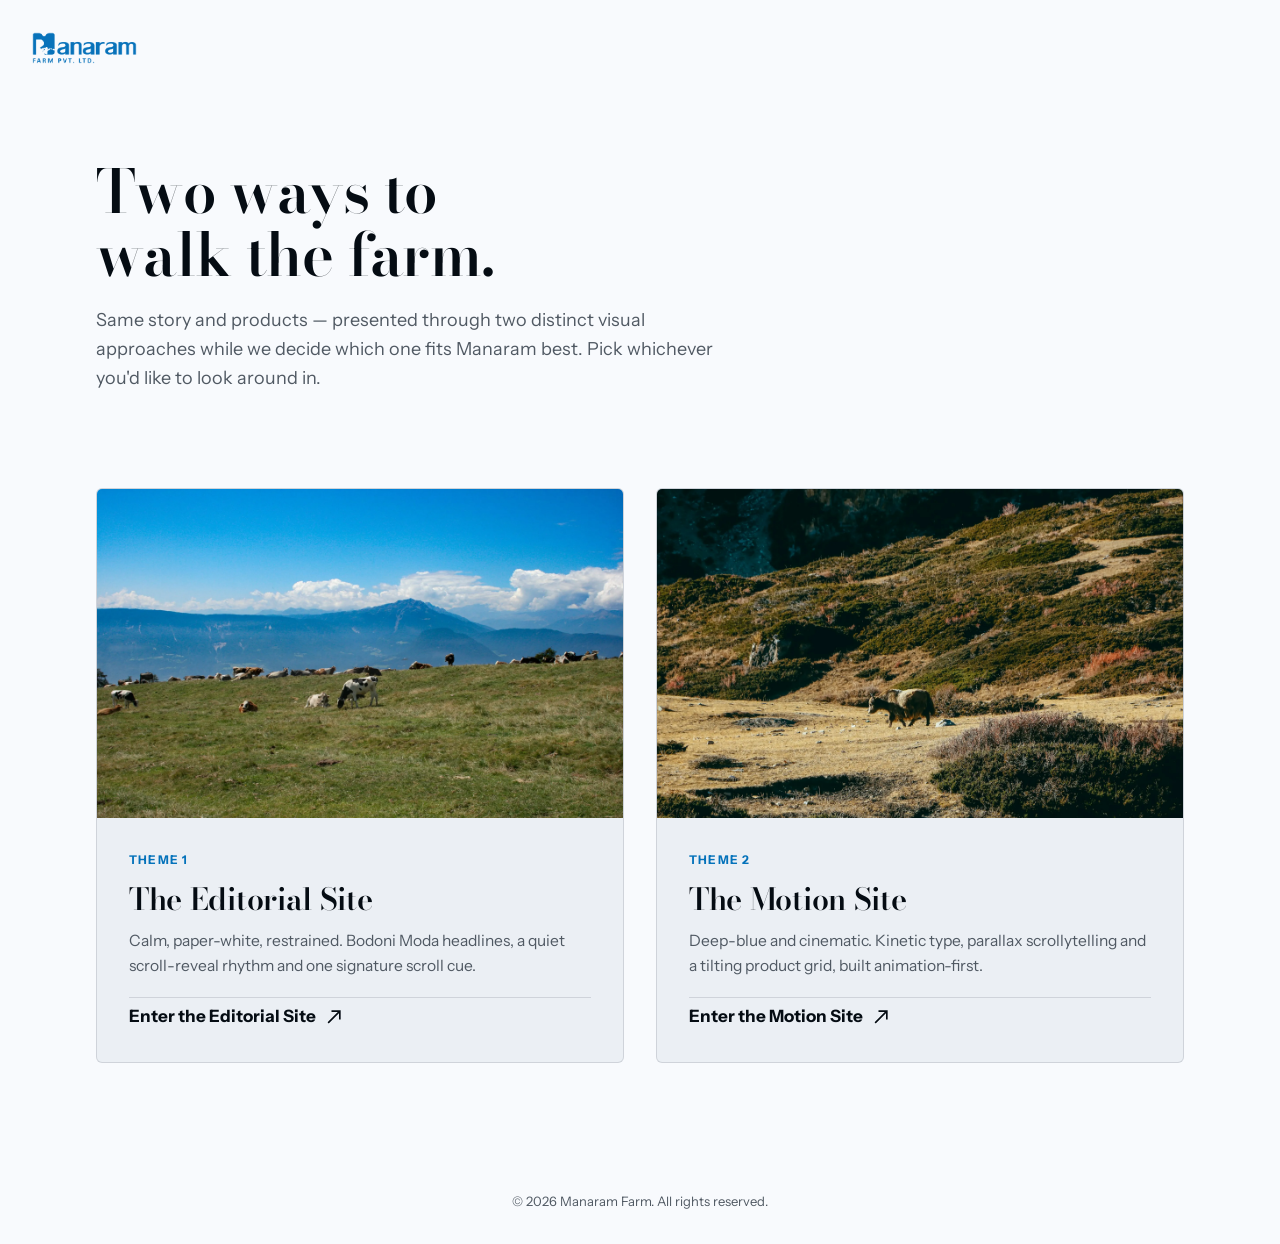
<file: index.html>
<!doctype html>
<html lang="en-US">

<head>
  <meta charset="UTF-8" />
  <meta name="viewport" content="width=device-width, initial-scale=1, viewport-fit=cover" />
  <title>Manaram Farm — Choose Your View</title>
  <meta name="description"
    content="Manaram Farm, presented two ways: a calm editorial site and a cinematic, motion-forward one. Pick your view." />

  <link rel="icon" href="images/favicon.png" type="image/png" sizes="200x200" />
  <link rel="apple-touch-icon" href="images/favicon.png" />
  <link rel="preconnect" href="https://fonts.googleapis.com" />
  <link rel="preconnect" href="https://fonts.gstatic.com" crossorigin />
  <link
    href="https://fonts.googleapis.com/css2?family=Instrument+Sans:ital,wght@0,400..700;1,400..700&amp;family=Bodoni+Moda:ital,opsz,wght@0,6..96,500;0,6..96,600;0,6..96,700;1,6..96,500;1,6..96,600&amp;display=swap"
    rel="stylesheet" />
  <link rel="stylesheet" href="hub.css" />
</head>

<body>
  <a class="skip-link" href="#main">Skip to content</a>

  <header class="hub-header">
    <img class="hub-logo" src="images/logo-blue.png" alt="Manaram Farm" width="593" height="180" />
  </header>

  <main id="main" class="hub-main">
    <div class="hub-intro reveal" data-reveal>
      <h1 class="text-balance">Two ways to walk the farm.</h1>
      <p class="text-pretty">
        Same story and products — presented through two distinct visual approaches while we decide
        which one fits Manaram best. Pick whichever you'd like to look around in.
      </p>
    </div>

    <div class="hub-cards">
      <a class="hub-card hub-card--one reveal" data-reveal href="theme-1/index.html">
        <span class="hub-card-media">
          <picture>
            <source srcset="images/theme-1-hero.webp" type="image/webp" />
            <img src="images/theme-1-hero.jpg" alt="" width="2400" height="1600" loading="lazy" />
          </picture>
        </span>
        <span class="hub-card-body">
          <span class="hub-card-eyebrow">Theme 1</span>
          <span class="hub-card-title">The Editorial Site</span>
          <span class="hub-card-desc">
            Calm, paper-white, restrained. Bodoni Moda headlines, a quiet scroll-reveal rhythm and one
            signature scroll cue.
          </span>
          <span class="hub-card-cta">
            <span>Enter the Editorial Site</span>
            <svg viewBox="0 0 24 24" width="20" height="20" aria-hidden="true">
              <path d="M5 19 19 5M9 5h10v10" />
            </svg>
          </span>
        </span>
      </a>

      <a class="hub-card hub-card--two reveal" data-reveal href="theme-2/index.html">
        <span class="hub-card-media">
          <picture>
            <source srcset="images/theme-2-hero.webp" type="image/webp" />
            <img src="images/theme-2-hero.jpg" alt="" width="2400" height="1600" loading="lazy" />
          </picture>
        </span>
        <span class="hub-card-body">
          <span class="hub-card-eyebrow">Theme 2</span>
          <span class="hub-card-title">The Motion Site</span>
          <span class="hub-card-desc">
            Deep-blue and cinematic. Kinetic type, parallax scrollytelling and a tilting product grid,
            built animation-first.
          </span>
          <span class="hub-card-cta">
            <span>Enter the Motion Site</span>
            <svg viewBox="0 0 24 24" width="20" height="20" aria-hidden="true">
              <path d="M5 19 19 5M9 5h10v10" />
            </svg>
          </span>
        </span>
      </a>
    </div>
  </main>

  <footer class="hub-footer">
    <p>&copy; <span id="year"></span> Manaram Farm. All rights reserved.</p>
  </footer>

  <script>
    document.getElementById("year").textContent = new Date().getFullYear();
  </script>
</body>

</html>
</file>
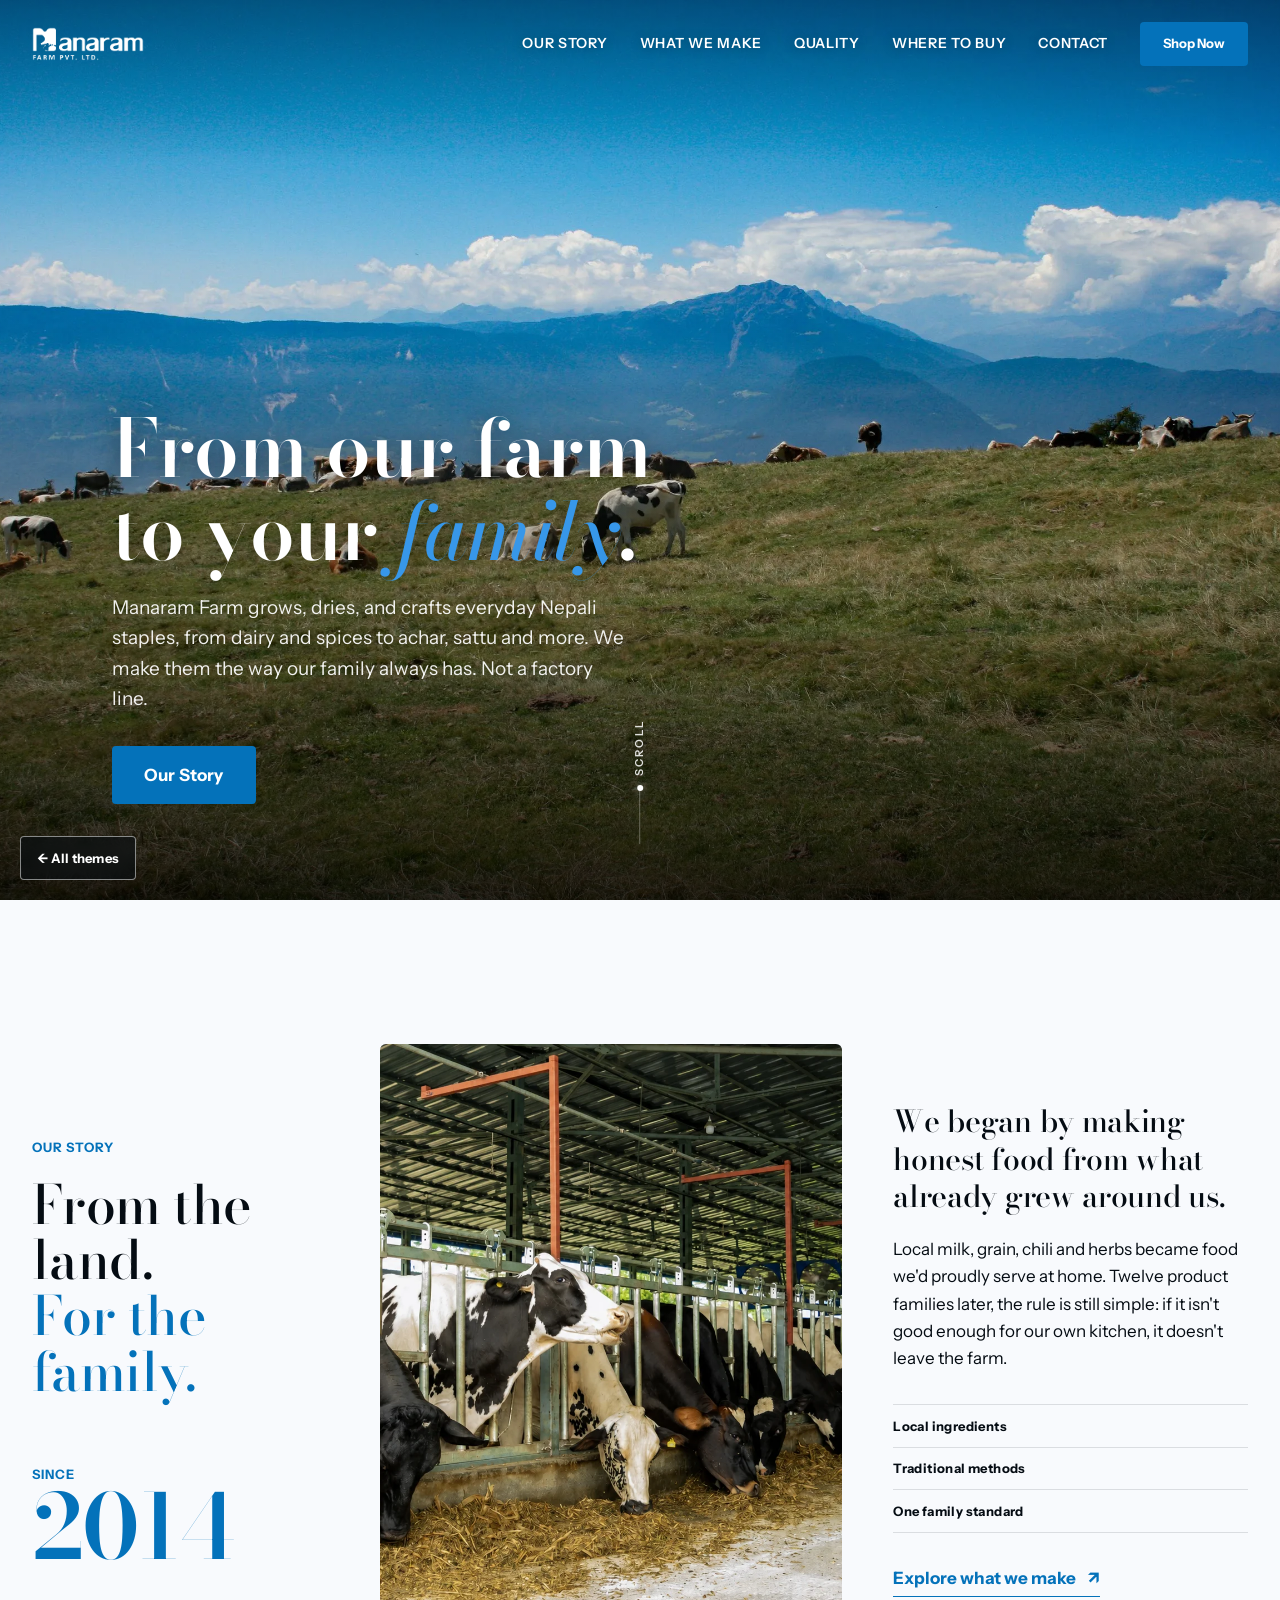
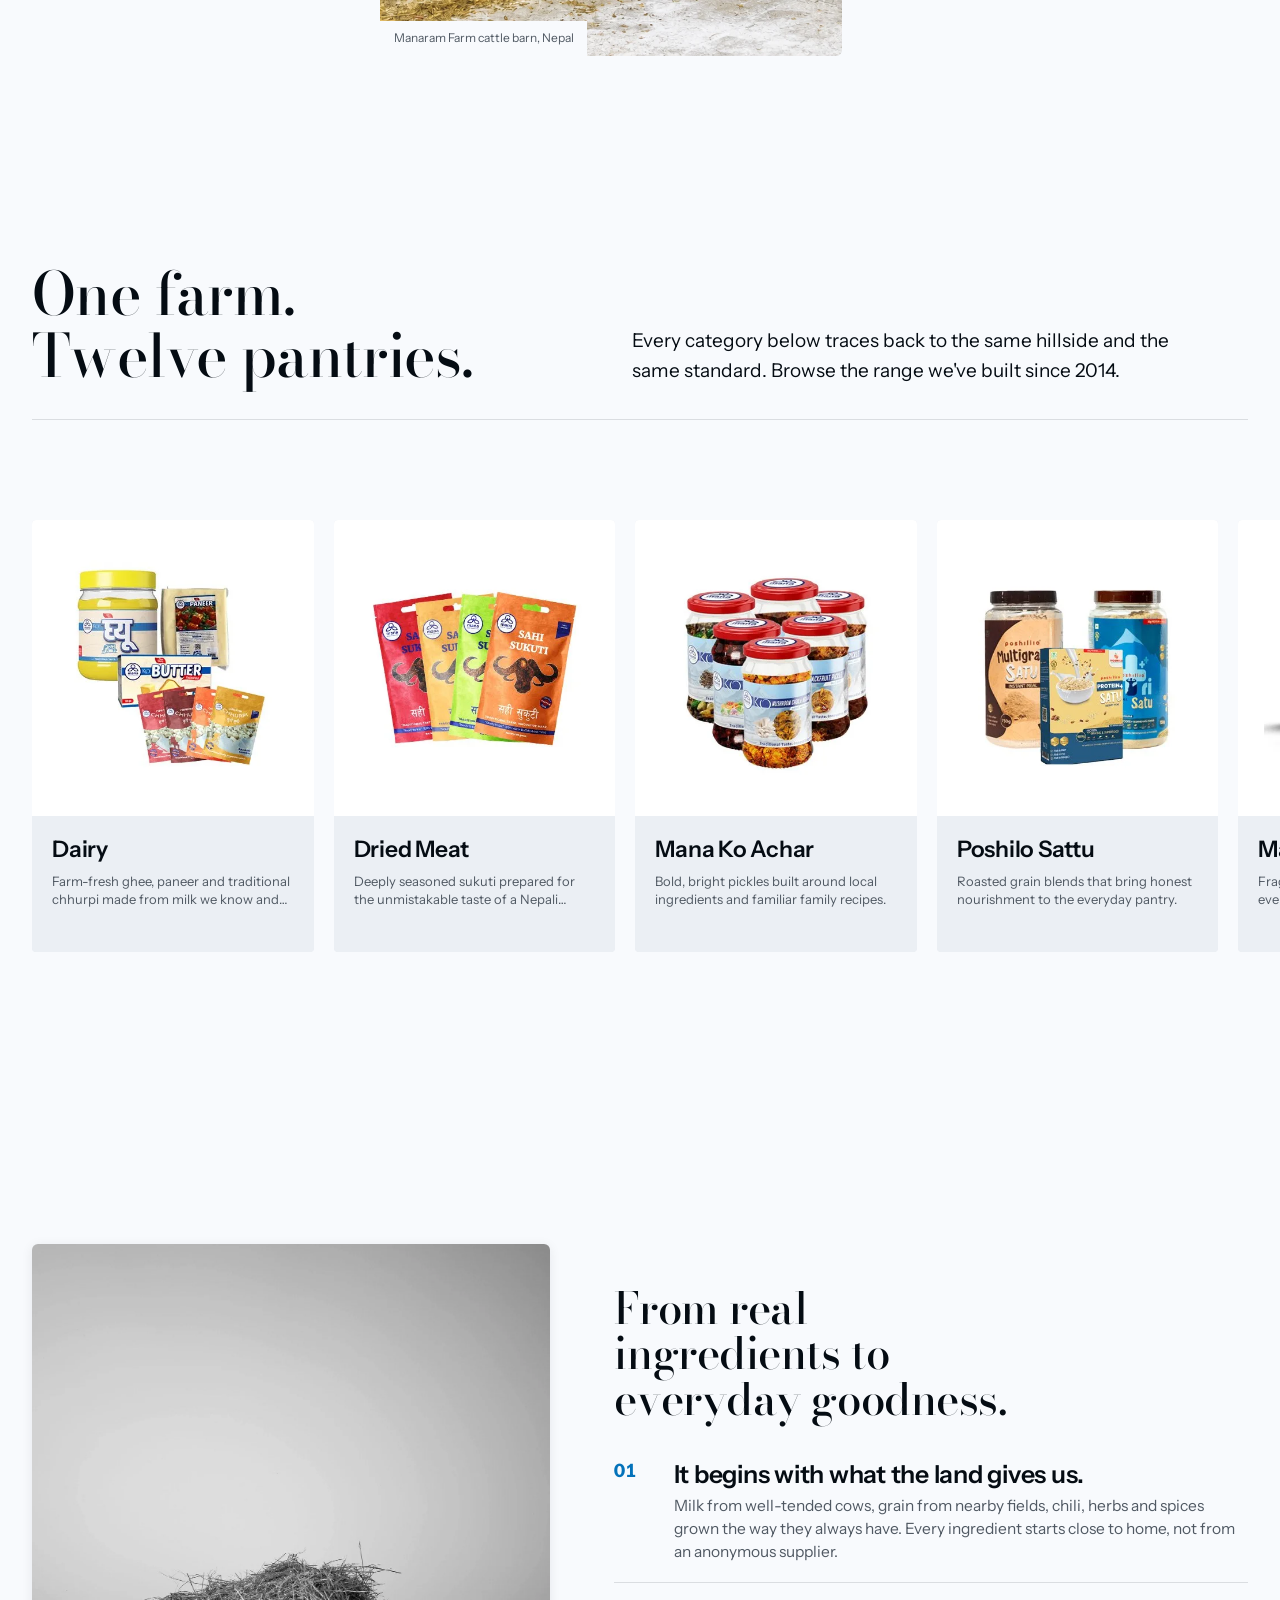
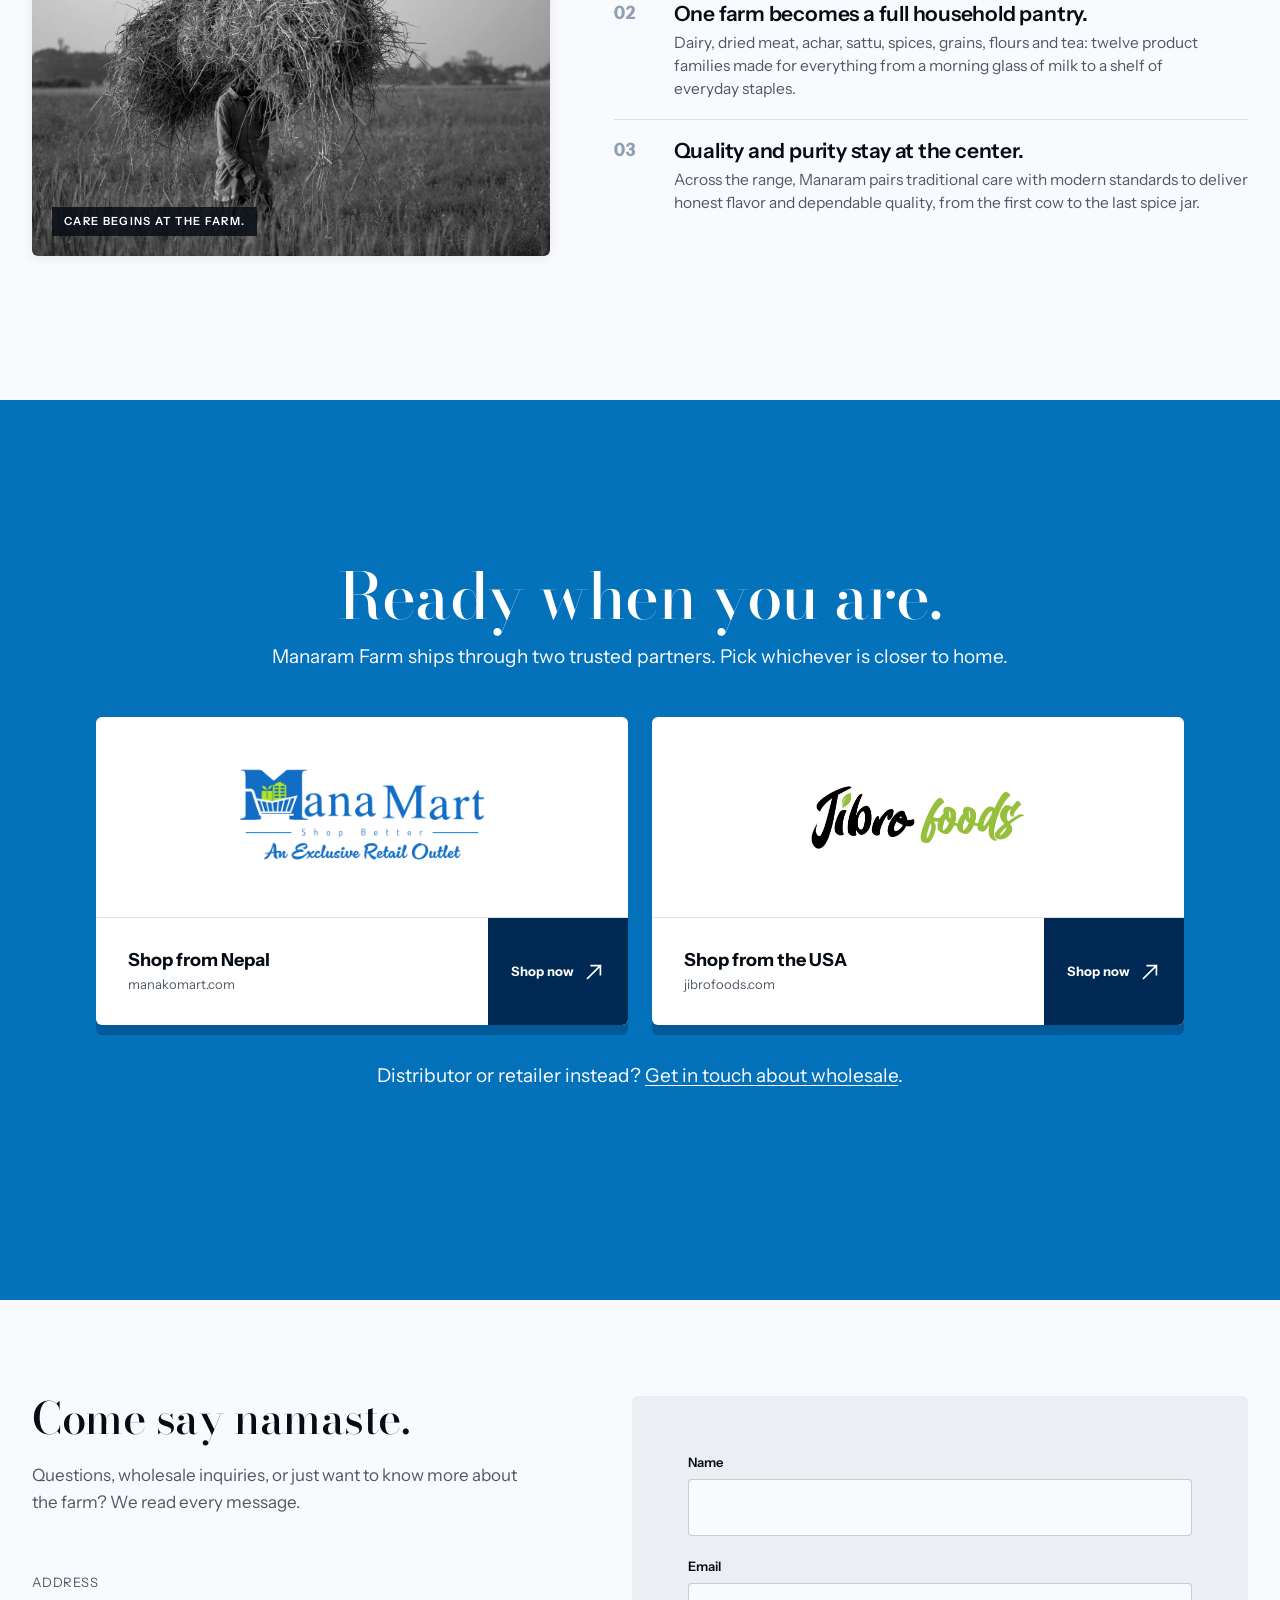
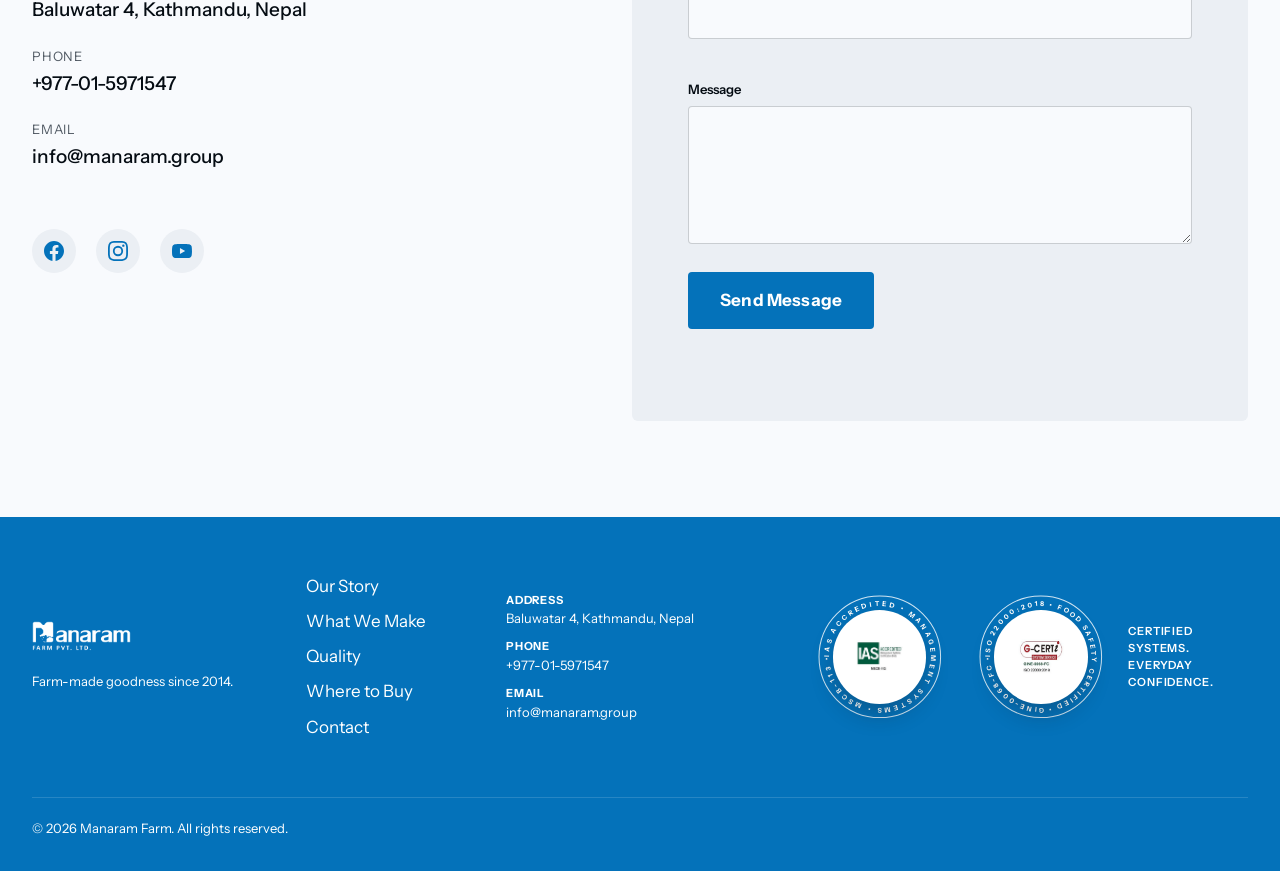
<file: theme-1/index.html>
<!doctype html>
<html lang="en-US">

<head>
  <meta charset="UTF-8" />
  <meta name="viewport" content="width=device-width, initial-scale=1, viewport-fit=cover" />
  <title>Manaram Farm — Food from a Farm You Could Visit</title>
  <meta name="description"
    content="Manaram Farm makes dairy, spices, achar, sattu and everyday Nepali staples the way a family would: real ingredients, traditional methods, ISO-certified quality, since 2014." />

  <link rel="icon" href="../images/favicon.png" type="image/png" sizes="200x200" />
  <link rel="apple-touch-icon" href="../images/favicon.png" />
  <link rel="preconnect" href="https://fonts.googleapis.com" />
  <link rel="preconnect" href="https://fonts.gstatic.com" crossorigin />
  <link
    href="https://fonts.googleapis.com/css2?family=Instrument+Sans:ital,wght@0,400..700;1,400..700&amp;family=Bodoni+Moda:ital,opsz,wght@0,6..96,500;0,6..96,600;0,6..96,700;1,6..96,500;1,6..96,600&amp;display=swap"
    rel="stylesheet" />
  <link rel="stylesheet" href="styles.css" />
</head>

<body>

  <a class="skip-link" href="#main">Skip to content</a>

  <a class="all-themes-link" href="../index.html">&larr; All themes</a>

  <header class="site-header" id="site-header">
    <div class="header-inner">
      <a class="wordmark" href="#top" aria-label="Manaram Farm, home">
        <img class="wordmark-logo is-light" src="../images/logo-white.png" alt="Manaram Farm" width="593" height="180" />
        <img class="wordmark-logo is-dark" src="../images/logo-blue.png" alt="" aria-hidden="true" width="593"
          height="180" />
      </a>

      <nav class="primary-nav" aria-label="Primary">
        <a href="#story">Our Story</a>
        <a href="#products">What We Make</a>
        <a href="#quality">Quality</a>
        <a href="#buy">Where to Buy</a>
        <a href="#contact">Contact</a>
      </nav>

      <a class="btn btn-primary btn-small header-cta" href="#buy">Shop Now</a>

      <button class="menu-toggle" id="menu-toggle" aria-label="Open menu" aria-expanded="false"
        aria-controls="mobile-nav">
        <span></span><span></span><span></span>
      </button>
    </div>
  </header>

  <div class="mobile-nav" id="mobile-nav" aria-hidden="true" inert>
    <button class="mobile-nav-close" aria-label="Close menu"><span></span><span></span></button>
    <img class="mobile-nav-logo" src="../images/logo-white.png" alt="Manaram Farm" width="593" height="180" />
    <nav aria-label="Mobile">
      <a href="#story">Our Story</a>
      <a href="#products">What We Make</a>
      <a href="#quality">Quality</a>
      <a href="#buy">Where to Buy</a>
      <a href="#contact">Contact</a>
    </nav>
    <a class="btn btn-primary" href="#buy">Shop Now</a>
  </div>

  <main id="main">

    <section class="hero" id="top">
      <picture class="hero-media">
        <source srcset="../images/theme-1-hero.webp" type="image/webp" />
        <img src="../images/theme-1-hero.jpg"
          alt="A herd of cows grazing across a broad mountain pasture beneath an open blue sky" loading="eager"
          fetchpriority="high" width="2400" height="1600" />
      </picture>
      <div class="hero-scrim" aria-hidden="true"></div>

      <div class="hero-content">
        <h1 class="hero-title text-balance">From our farm<br>to your <em>family</em>.</h1>
        <p class="hero-sub">
          Manaram Farm grows, dries, and crafts everyday Nepali staples, from dairy and spices
          to achar, sattu and more. We make them the way our family always has. Not a factory line.
        </p>
        <div class="hero-actions">
          <a class="btn btn-primary btn-fun" href="#story">Our Story</a>
        </div>
      </div>

      <a class="scroll-cue" href="#story" aria-label="Scroll to Our Story">
        <span class="scroll-cue-label">Scroll</span>
        <span class="scroll-cue-wire"><span class="scroll-cue-drop"></span></span>
      </a>
    </section>

    <section class="story" id="story">
      <div class="story-chapter">
        <header class="story-heading reveal" data-reveal>
          <span class="story-label">Our story</span>
          <h2 class="text-balance">From the land.<br><span>For the family.</span></h2>
          <div class="story-date">
            <span>Since</span>
            <strong>2014</strong>
          </div>
        </header>

        <figure class="story-portrait reveal" data-reveal>
          <picture>
            <source srcset="../images/story-cattle.webp" type="image/webp" />
            <img src="../images/story-cattle.png" alt="Cows feeding inside the Manaram Farm cattle barn" loading="lazy"
              width="1428" height="1101" />
          </picture>
          <figcaption>Manaram Farm cattle barn, Nepal</figcaption>
        </figure>

        <div class="story-copy reveal" data-reveal>
          <p class="story-lead text-pretty">
            We began by making honest food from what already grew around us.
          </p>
          <p class="text-pretty">
            Local milk, grain, chili and herbs became food we'd proudly serve at home. Twelve product
            families later, the rule is still simple: if it isn't good enough for our own kitchen,
            it doesn't leave the farm.
          </p>
          <ul class="story-values" role="list">
            <li>Local ingredients</li>
            <li>Traditional methods</li>
            <li>One family standard</li>
          </ul>
          <a class="story-link" href="#products">Explore what we make <span aria-hidden="true">&#8599;</span></a>
        </div>
      </div>
    </section>

    <section class="products" id="products">
      <div class="section-head reveal" data-reveal>
        <h2 class="text-balance">One farm.<br>Twelve pantries.</h2>
        <div class="product-intro">
          <p class="text-pretty">
            Every category below traces back to the same hillside and the same standard.
            Browse the range we've built since 2014.
          </p>
        </div>
      </div>

      <div class="product-carousel" id="product-carousel">
        <ul class="product-grid" id="product-track" role="list" tabindex="0" aria-label="Product categories carousel">
          <li class="product-card reveal" data-reveal style="--i:0">
            <picture>
              <source srcset="../images/products/dairy.webp" type="image/webp"><img src="../images/products/dairy.jpg"
                alt="Traditional Nepali dairy products including churrpi" loading="lazy" width="400" height="400">
            </picture>
            <div class="product-card-copy">
              <h3 class="product-name">Dairy</h3>
              <p>Farm-fresh ghee, paneer and traditional chhurpi made from milk we know and trust.</p>
            </div>
          </li>
          <li class="product-card reveal" data-reveal style="--i:1">
            <picture>
              <source srcset="../images/products/dried-meat.webp" type="image/webp"><img
                src="../images/products/dried-meat.jpg" alt="Sai sukuti, traditional dried meat" loading="lazy" width="400"
                height="400">
            </picture>
            <div class="product-card-copy">
              <h3 class="product-name">Dried Meat</h3>
              <p>Deeply seasoned sukuti prepared for the unmistakable taste of a Nepali kitchen.</p>
            </div>
          </li>
          <li class="product-card reveal" data-reveal style="--i:2">
            <picture>
              <source srcset="../images/products/achar.webp" type="image/webp"><img src="../images/products/achar.jpg"
                alt="Mana Ko Achar, traditional Nepali pickle" loading="lazy" width="400" height="400">
            </picture>
            <div class="product-card-copy">
              <h3 class="product-name">Mana Ko Achar</h3>
              <p>Bold, bright pickles built around local ingredients and familiar family recipes.</p>
            </div>
          </li>
          <li class="product-card reveal" data-reveal style="--i:3">
            <picture>
              <source srcset="../images/products/sattu.webp" type="image/webp"><img src="../images/products/sattu.jpg"
                alt="Poshilo Sattu, roasted grain flour blend" loading="lazy" width="400" height="400">
            </picture>
            <div class="product-card-copy">
              <h3 class="product-name">Poshilo Sattu</h3>
              <p>Roasted grain blends that bring honest nourishment to the everyday pantry.</p>
            </div>
          </li>
          <li class="product-card reveal" data-reveal style="--i:4">
            <picture>
              <source srcset="../images/products/masala.webp" type="image/webp"><img src="../images/products/masala.jpg"
                alt="Masala and spice blends" loading="lazy" width="400" height="400">
            </picture>
            <div class="product-card-copy">
              <h3 class="product-name">Masala / Spices</h3>
              <p>Fragrant spice blends made to give everyday cooking depth, warmth and character.</p>
            </div>
          </li>
          <li class="product-card reveal" data-reveal style="--i:5">
            <picture>
              <source srcset="../images/products/grains.webp" type="image/webp"><img src="../images/products/grains.jpg"
                alt="Whole grains and cereals" loading="lazy" width="400" height="400">
            </picture>
            <div class="product-card-copy">
              <h3 class="product-name">Grains / Cereals</h3>
              <p>Wholesome staples selected for kitchens that value provenance and everyday quality.</p>
            </div>
          </li>
          <li class="product-card reveal" data-reveal style="--i:6">
            <picture>
              <source srcset="../images/products/flour.webp" type="image/webp"><img src="../images/products/flour.jpg"
                alt="Stone-ground flours and atta" loading="lazy" width="400" height="400">
            </picture>
            <div class="product-card-copy">
              <h3 class="product-name">Flours / Atta</h3>
              <p>Dependable flours for traditional recipes, daily meals and everything between.</p>
            </div>
          </li>
          <li class="product-card reveal" data-reveal style="--i:7">
            <picture>
              <source srcset="../images/products/salt-sugar-seeds.webp" type="image/webp"><img
                src="../images/products/salt-sugar-seeds.jpg" alt="Sugar, salt and seeds" loading="lazy" width="400"
                height="400">
            </picture>
            <div class="product-card-copy">
              <h3 class="product-name">Sugar, Salt &amp; Seeds</h3>
              <p>Essential ingredients chosen with the same care as the foods they help create.</p>
            </div>
          </li>
          <li class="product-card reveal" data-reveal style="--i:8">
            <picture>
              <source srcset="../images/products/tea-coffee.webp" type="image/webp"><img
                src="../images/products/tea-coffee.jpg" alt="Tea and coffee" loading="lazy" width="400" height="400">
            </picture>
            <div class="product-card-copy">
              <h3 class="product-name">Tea &amp; Coffee</h3>
              <p>Himalayan-grown cups for slow mornings, shared tables and daily rituals.</p>
            </div>
          </li>
          <li class="product-card reveal" data-reveal style="--i:9">
            <picture>
              <source srcset="../images/products/beverages.webp" type="image/webp"><img src="../images/products/beverages.jpg"
                alt="Mana Ko Beverages" loading="lazy" width="400" height="400">
            </picture>
            <div class="product-card-copy">
              <h3 class="product-name">Mana Ko Beverages</h3>
              <p>Refreshing local flavours crafted for a modern shelf without losing their roots.</p>
            </div>
          </li>
          <li class="product-card reveal" data-reveal style="--i:10">
            <picture>
              <source srcset="../images/products/titaura.webp" type="image/webp"><img src="../images/products/titaura.jpg"
                alt="Titaura, tangy dried fruit snack" loading="lazy" width="400" height="400">
            </picture>
            <div class="product-card-copy">
              <h3 class="product-name">Titaura</h3>
              <p>Sweet, tangy and spicy fruit snacks with the flavour generations remember.</p>
            </div>
          </li>
          <li class="product-card reveal" data-reveal style="--i:11">
            <picture>
              <source srcset="../images/products/dried-others.webp" type="image/webp"><img
                src="../images/products/dried-others.jpg" alt="Dried goods and other pantry staples" loading="lazy"
                width="400" height="400">
            </picture>
            <div class="product-card-copy">
              <h3 class="product-name">Dried &amp; Others</h3>
              <p>Thoughtful pantry additions that carry the range beyond familiar staples.</p>
            </div>
          </li>
        </ul>
      </div>
    </section>

    <section class="quality" id="quality">
      <figure class="quality-media reveal" data-reveal>
        <picture>
          <source srcset="../images/terai-harvest.webp" type="image/webp" />
          <img src="../images/terai-harvest.jpg"
            alt="A farmer carrying a fresh grain harvest across a field in Nepal's Terai belt" loading="lazy"
            width="1400" height="1867" />
        </picture>
      </figure>

      <div class="quality-copy">
        <h2 class="text-balance reveal" data-reveal>From real ingredients to everyday goodness.</h2>

        <ol class="belief-list">
          <li class="belief belief-01 reveal" data-reveal>
            <span class="belief-index" aria-hidden="true">01</span>
            <div class="belief-copy">
              <h3>It begins with what the land gives us.</h3>
              <p class="text-pretty">Milk from well-tended cows, grain from nearby fields, chili, herbs and spices
                grown the way they always have. Every ingredient starts close to home, not from an anonymous
                supplier.</p>
            </div>
          </li>
          <li class="belief belief-02 reveal" data-reveal>
            <span class="belief-index" aria-hidden="true">02</span>
            <div class="belief-copy">
              <h3>One farm becomes a full household pantry.</h3>
              <p class="text-pretty">Dairy, dried meat, achar, sattu, spices, grains, flours and tea: twelve product
                families made for everything from a morning glass of milk to a shelf of everyday staples.</p>
            </div>
          </li>
          <li class="belief belief-03 reveal" data-reveal>
            <span class="belief-index" aria-hidden="true">03</span>
            <div class="belief-copy">
              <h3>Quality and purity stay at the center.</h3>
              <p class="text-pretty">Across the range, Manaram pairs traditional care with modern standards to
                deliver honest flavor and dependable quality, from the first cow to the last spice jar.</p>
            </div>
          </li>
        </ol>

      </div>
    </section>

    <section class="buy" id="buy">
      <div class="buy-inner">
        <h2 class="text-balance reveal" data-reveal>Ready when you are.</h2>
        <p class="reveal text-pretty" data-reveal>Manaram Farm ships through two trusted partners. Pick whichever is
          closer to home.</p>

        <div class="buy-cards">
          <a class="buy-card buy-card-nepal" href="https://manakomart.com/" target="_blank" rel="noopener"
            aria-label="Shop Mana Ko Mart for delivery in Nepal (opens in a new tab)">
            <span class="buy-logo-stage">
              <img src="../images/partners/manamart.png" alt="Mana Ko Mart" width="600" height="242" loading="lazy" />
            </span>
            <span class="buy-card-footer">
              <span class="buy-destination">
                <span class="buy-region">Shop from Nepal</span>
                <span class="buy-domain">manakomart.com</span>
              </span>
              <span class="buy-action">
                <span>Shop now</span>
                <svg viewBox="0 0 24 24" width="22" height="22" aria-hidden="true">
                  <path d="M5 19 19 5M9 5h10v10" />
                </svg>
              </span>
            </span>
          </a>
          <a class="buy-card buy-card-usa" href="https://jibrofoods.com/" target="_blank" rel="noopener"
            aria-label="Shop Jibro Foods for delivery in the USA (opens in a new tab)">
            <span class="buy-logo-stage">
              <img src="../images/partners/jibro-foods.png" alt="Jibro Foods" width="462" height="152" loading="lazy" />
            </span>
            <span class="buy-card-footer">
              <span class="buy-destination">
                <span class="buy-region">Shop from the USA</span>
                <span class="buy-domain">jibrofoods.com</span>
              </span>
              <span class="buy-action">
                <span>Shop now</span>
                <svg viewBox="0 0 24 24" width="22" height="22" aria-hidden="true">
                  <path d="M5 19 19 5M9 5h10v10" />
                </svg>
              </span>
            </span>
          </a>
        </div>

        <p class="buy-wholesale reveal" data-reveal>
          Distributor or retailer instead? <a href="#contact">Get in touch about wholesale</a>.
        </p>
      </div>
    </section>

    <section class="contact" id="contact">
      <div class="contact-grid">
        <div class="contact-info reveal" data-reveal>
          <h2 class="text-balance">Come say namaste.</h2>
          <p class="text-pretty">Questions, wholesale inquiries, or just want to know more about the farm? We read
            every message.</p>

          <ul class="contact-details">
            <li>
              <span class="contact-label">Address</span>
              <a href="https://maps.google.com/?q=Baluwatar+4,+Kathmandu,+Nepal" target="_blank"
                rel="noopener">Baluwatar 4, Kathmandu, Nepal</a>
            </li>
            <li>
              <span class="contact-label">Phone</span>
              <a href="tel:+97715971547">+977-01-5971547</a>
            </li>
            <li>
              <span class="contact-label">Email</span>
              <a href="mailto:info@manaram.group">info@manaram.group</a>
            </li>
          </ul>

          <div class="social-row">
            <a href="https://www.facebook.com/people/Manaram-Farm-Pvt-Ltd/61551033322466/" target="_blank"
              rel="noopener" aria-label="Manaram Farm on Facebook">
              <svg viewBox="0 0 24 24" width="20" height="20" fill="currentColor">
                <path
                  d="M24 12.073c0-6.627-5.373-12-12-12s-12 5.373-12 12c0 5.99 4.388 10.954 10.125 11.854v-8.385H7.078v-3.47h3.047V9.43c0-3.007 1.792-4.669 4.533-4.669 1.312 0 2.686.235 2.686.235v2.953H15.83c-1.491 0-1.956.925-1.956 1.874v2.25h3.328l-.532 3.47h-2.796v8.385C19.612 23.027 24 18.062 24 12.073z" />
              </svg>
            </a>
            <a href="https://www.instagram.com/manaram.farm/" target="_blank" rel="noopener"
              aria-label="Manaram Farm on Instagram">
              <svg viewBox="0 0 24 24" width="20" height="20" fill="currentColor">
                <path
                  d="M12 2.163c3.204 0 3.584.012 4.85.07 3.252.148 4.771 1.691 4.919 4.919.058 1.265.069 1.645.069 4.849 0 3.205-.012 3.584-.069 4.849-.149 3.225-1.664 4.771-4.919 4.919-1.266.058-1.644.07-4.85.07-3.204 0-3.584-.012-4.849-.07-3.26-.149-4.771-1.699-4.919-4.92-.058-1.265-.07-1.644-.07-4.849 0-3.204.013-3.583.07-4.849.149-3.227 1.664-4.771 4.919-4.919 1.266-.057 1.645-.069 4.849-.069zm0-2.163c-3.259 0-3.667.014-4.947.072-4.358.2-6.78 2.618-6.98 6.98-.059 1.281-.073 1.689-.073 4.948 0 3.259.014 3.668.072 4.948.2 4.358 2.618 6.78 6.98 6.98 1.281.058 1.689.072 4.948.072 3.259 0 3.668-.014 4.948-.072 4.354-.2 6.782-2.618 6.979-6.98.059-1.28.073-1.689.073-4.948 0-3.259-.014-3.667-.072-4.947-.196-4.354-2.617-6.78-6.979-6.98-1.281-.059-1.69-.073-4.949-.073zM12 5.838a6.162 6.162 0 1 0 0 12.324 6.162 6.162 0 0 0 0-12.324zM12 16a4 4 0 1 1 0-8 4 4 0 0 1 0 8zm6.406-11.845a1.44 1.44 0 1 0 0 2.881 1.44 1.44 0 0 0 0-2.881z" />
              </svg>
            </a>
            <a href="https://www.youtube.com/@ManaKoKitchen" target="_blank" rel="noopener"
              aria-label="Mana Ko Kitchen on YouTube">
              <svg viewBox="0 0 24 24" width="20" height="20" fill="currentColor">
                <path
                  d="M23.498 6.186a3.016 3.016 0 0 0-2.122-2.136C19.505 3.545 12 3.545 12 3.545s-7.505 0-9.377.505A3.017 3.017 0 0 0 .502 6.186C0 8.07 0 12 0 12s0 3.93.502 5.814a3.016 3.016 0 0 0 2.122 2.136c1.871.505 9.376.505 9.376.505s7.505 0 9.377-.505a3.015 3.015 0 0 0 2.122-2.136C24 15.93 24 12 24 12s0-3.93-.502-5.814zM9.545 15.568V8.432L15.818 12l-6.273 3.568z" />
              </svg>
            </a>
          </div>
        </div>

        <form class="contact-form reveal" data-reveal id="contact-form" novalidate>
          <div class="field">
            <label for="name">Name</label>
            <input type="text" id="name" name="name" autocomplete="name" required />
          </div>
          <div class="field">
            <label for="email">Email</label>
            <input type="email" id="email" name="email" autocomplete="email" aria-describedby="email-error" required />
            <span class="field-error" id="email-error" role="alert"></span>
          </div>
          <div class="field">
            <label for="message">Message</label>
            <textarea id="message" name="message" rows="4" required></textarea>
          </div>
          <button class="btn btn-primary" type="submit">
            <span class="btn-label">Send Message</span>
          </button>
          <p class="form-note" id="form-note" role="status" aria-live="polite"></p>
        </form>
      </div>
    </section>

  </main>

  <footer class="site-footer">
    <div class="footer-inner">
      <div class="footer-brand">
        <img class="footer-logo" src="../images/logo-white.png" alt="Manaram Farm" width="593" height="180" />
        <p>Farm-made goodness since 2014.</p>
      </div>

      <nav class="footer-nav" aria-label="Footer">
        <a href="#story">Our Story</a>
        <a href="#products">What We Make</a>
        <a href="#quality">Quality</a>
        <a href="#buy">Where to Buy</a>
        <a href="#contact">Contact</a>
      </nav>

      <address class="footer-contact" aria-label="Manaram Farm contact details">
        <a href="https://maps.google.com/?q=Baluwatar+4,+Kathmandu,+Nepal" target="_blank" rel="noopener">
          <span class="footer-contact-label">Address</span>
          <span>Baluwatar 4, Kathmandu, Nepal</span>
        </a>
        <a href="tel:+97715971547">
          <span class="footer-contact-label">Phone</span>
          <span>+977-01-5971547</span>
        </a>
        <a href="mailto:info@manaram.group">
          <span class="footer-contact-label">Email</span>
          <span>info@manaram.group</span>
        </a>
      </address>

      <div class="footer-certification" aria-label="ISO certified and IAS-accredited quality">
        <div class="accred-stamps">
          <div class="accred-stamp accred-stamp--ias">
            <svg class="accred-stamp-ring" viewBox="0 0 200 200" aria-hidden="true">
              <defs>
                <path id="ring-ias" d="M100,100 m-76,0 a76,76 0 1,1 152,0 a76,76 0 1,1 -152,0" />
              </defs>
              <circle class="accred-stamp-outline" cx="100" cy="100" r="91" />
              <text class="accred-stamp-ring-copy">
                <textPath href="#ring-ias" startOffset="0%" textLength="477" lengthAdjust="spacing">IAS ACCREDITED •
                  MANAGEMENT SYSTEMS • MSCB-113 • </textPath>
              </text>
            </svg>
            <span class="accred-stamp-disc">
              <picture>
                <source srcset="../images/badge-ias.webp" type="image/webp" />
                <img src="../images/badge-ias.png" alt="IAS Accredited — Management Systems Certification Body, MSCB-113"
                  width="981" height="981" loading="lazy" />
              </picture>
            </span>
          </div>
          <div class="accred-stamp accred-stamp--gcert">
            <svg class="accred-stamp-ring" viewBox="0 0 200 200" aria-hidden="true">
              <defs>
                <path id="ring-gcert" d="M100,100 m-76,0 a76,76 0 1,1 152,0 a76,76 0 1,1 -152,0" />
              </defs>
              <circle class="accred-stamp-outline" cx="100" cy="100" r="91" />
              <text class="accred-stamp-ring-copy">
                <textPath href="#ring-gcert" startOffset="0%" textLength="477" lengthAdjust="spacing">ISO 22000:2018 •
                  FOOD SAFETY CERTIFIED • GINE-0068-FC • </textPath>
              </text>
            </svg>
            <span class="accred-stamp-disc">
              <picture>
                <source srcset="../images/badge-gcert.webp" type="image/webp" />
                <img src="../images/badge-gcert.png" alt="G-CERTi System Service — ISO 22000:2018 certified, GINE-0068-FC"
                  width="666" height="666" loading="lazy" />
              </picture>
            </span>
          </div>
        </div>
        <p>Certified systems.<br />Everyday confidence.</p>
      </div>
    </div>

    <div class="footer-bottom">
      <p>&copy; <span id="year"></span> Manaram Farm. All rights reserved.</p>
    </div>
  </footer>

  <script src="script.js"></script>
</body>

</html>
</file>
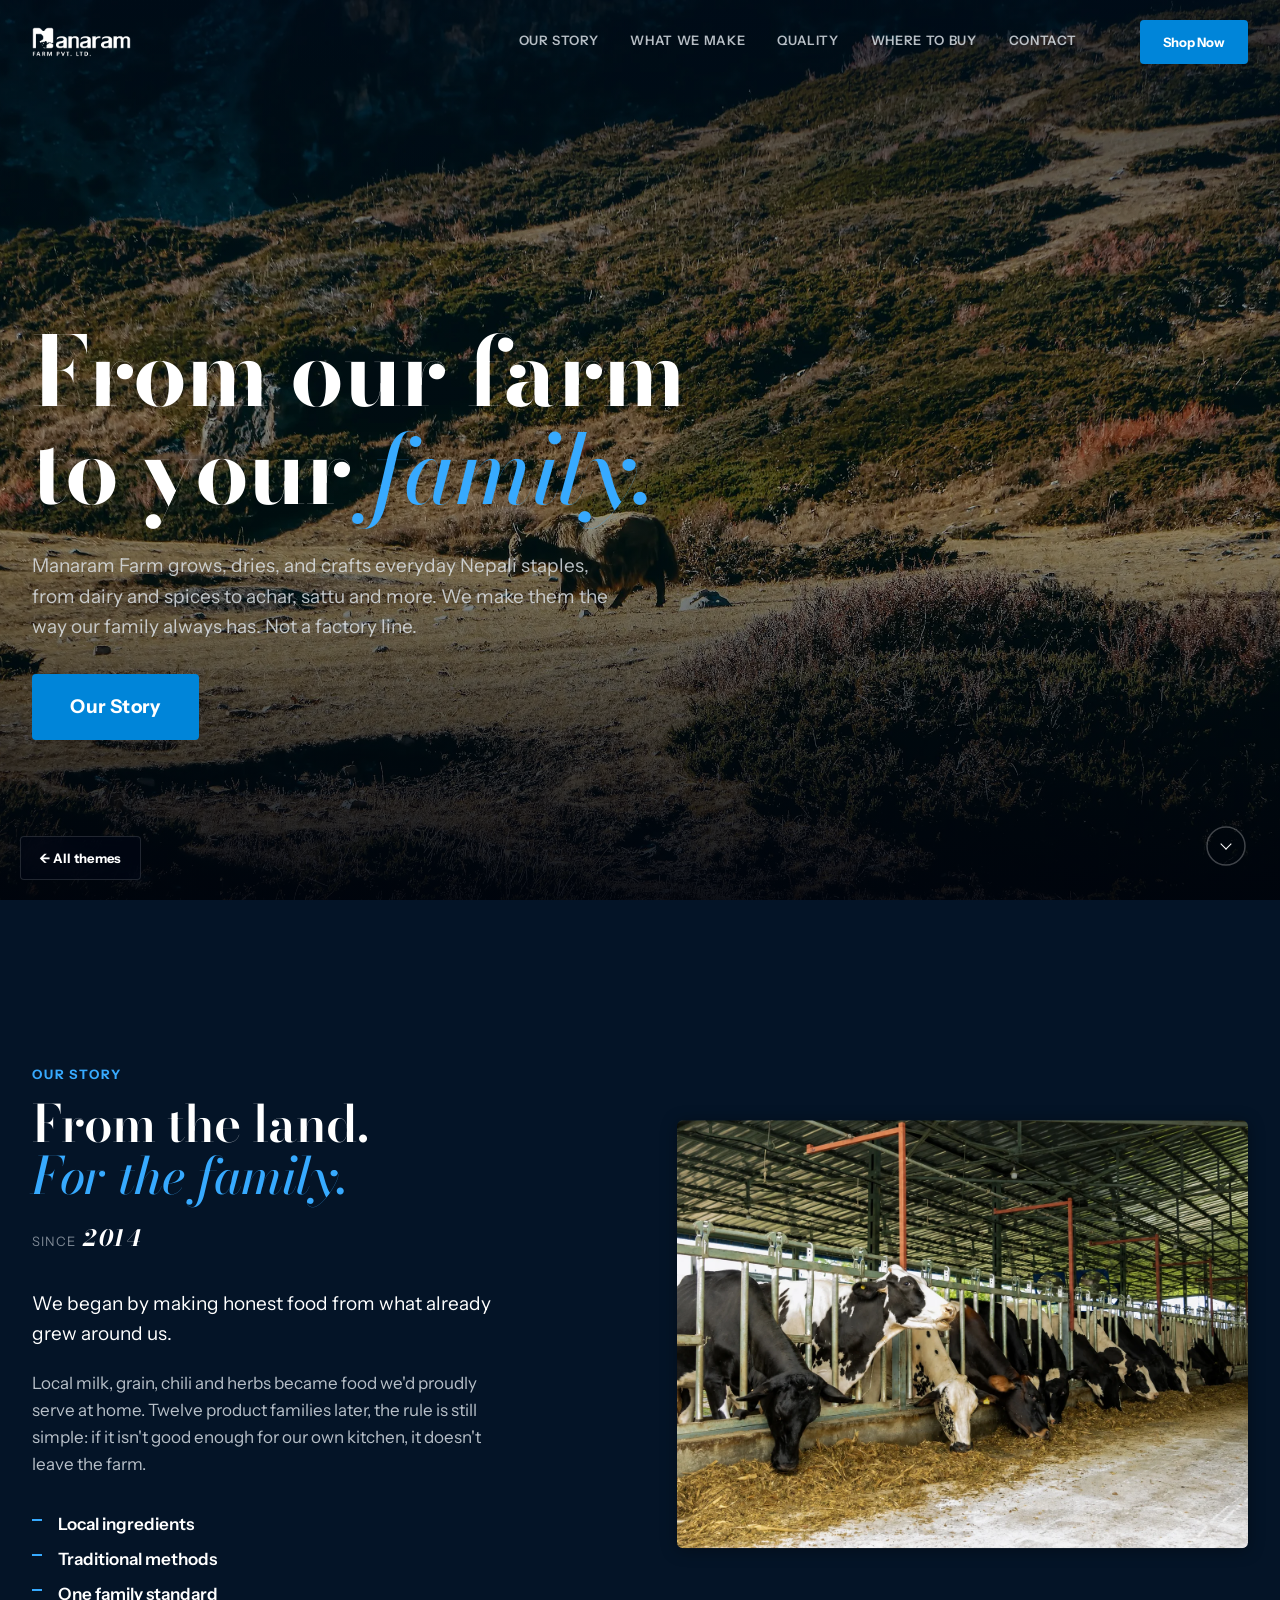
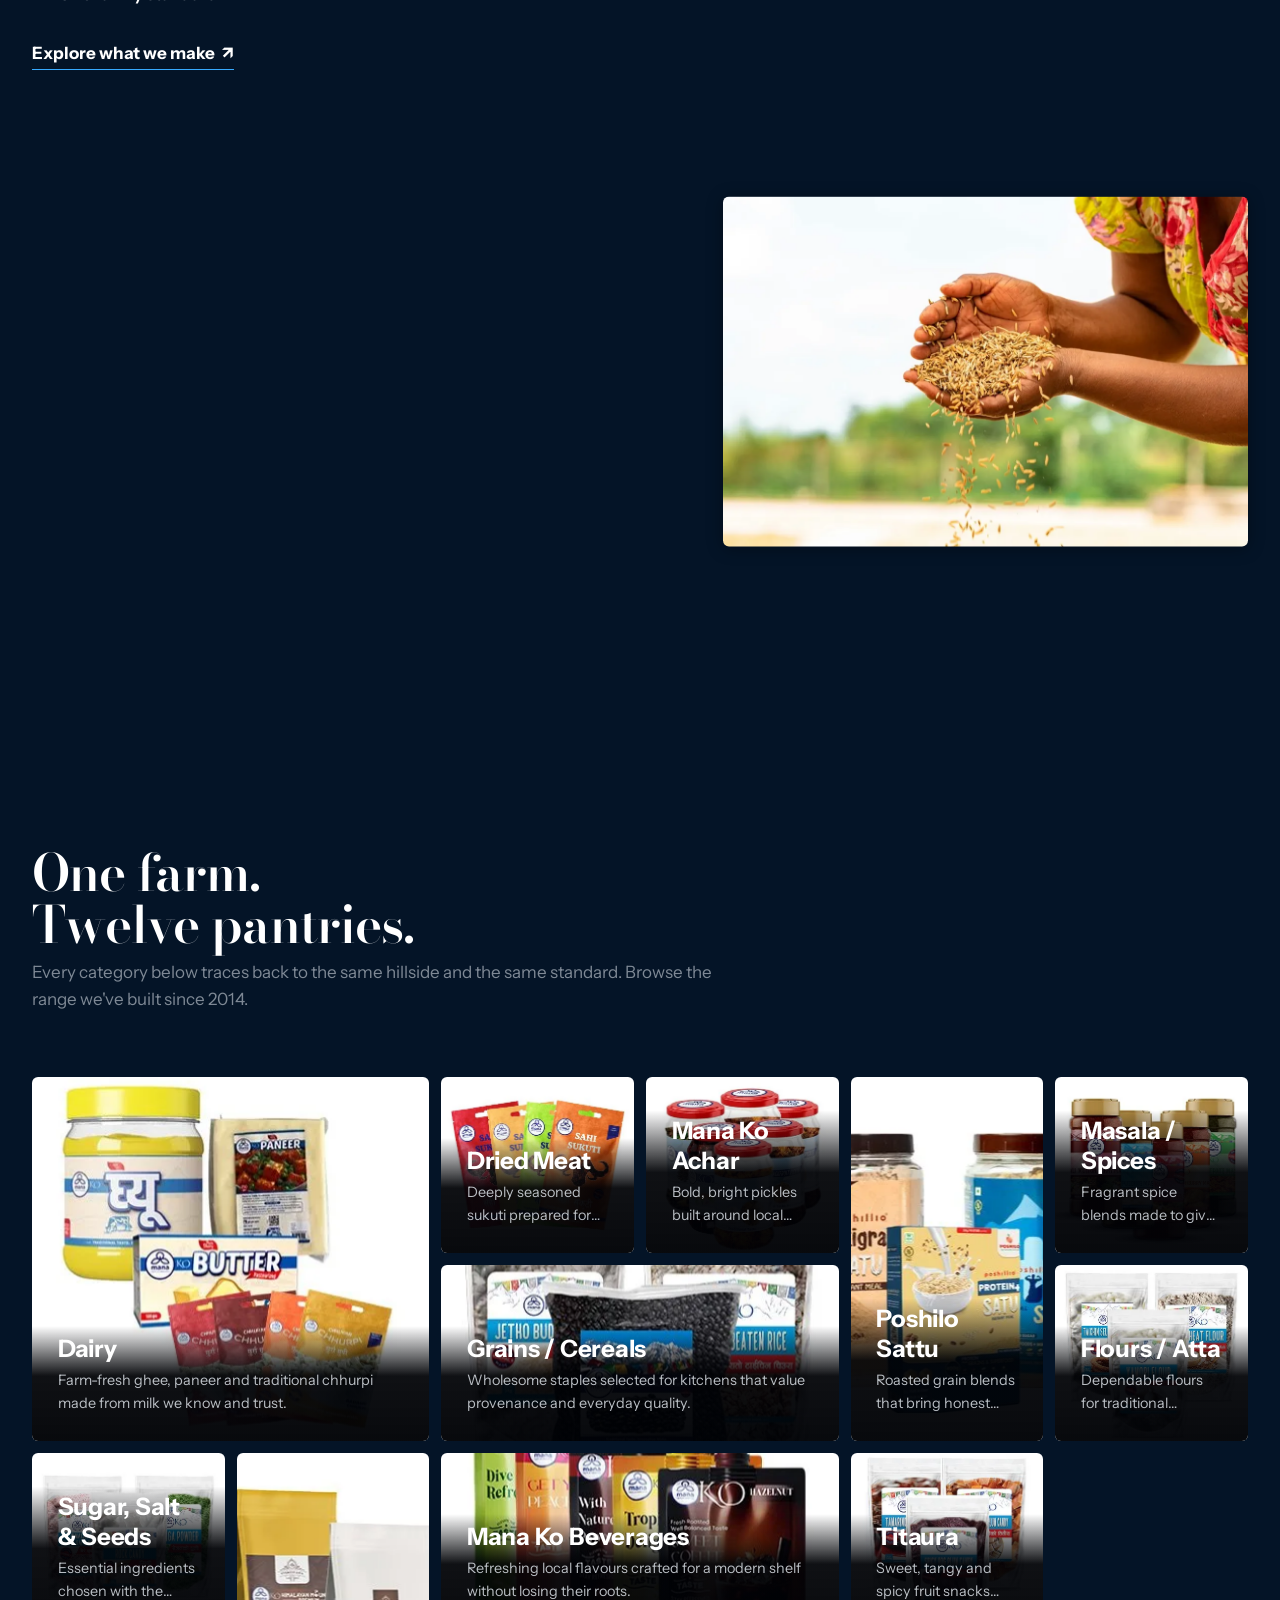
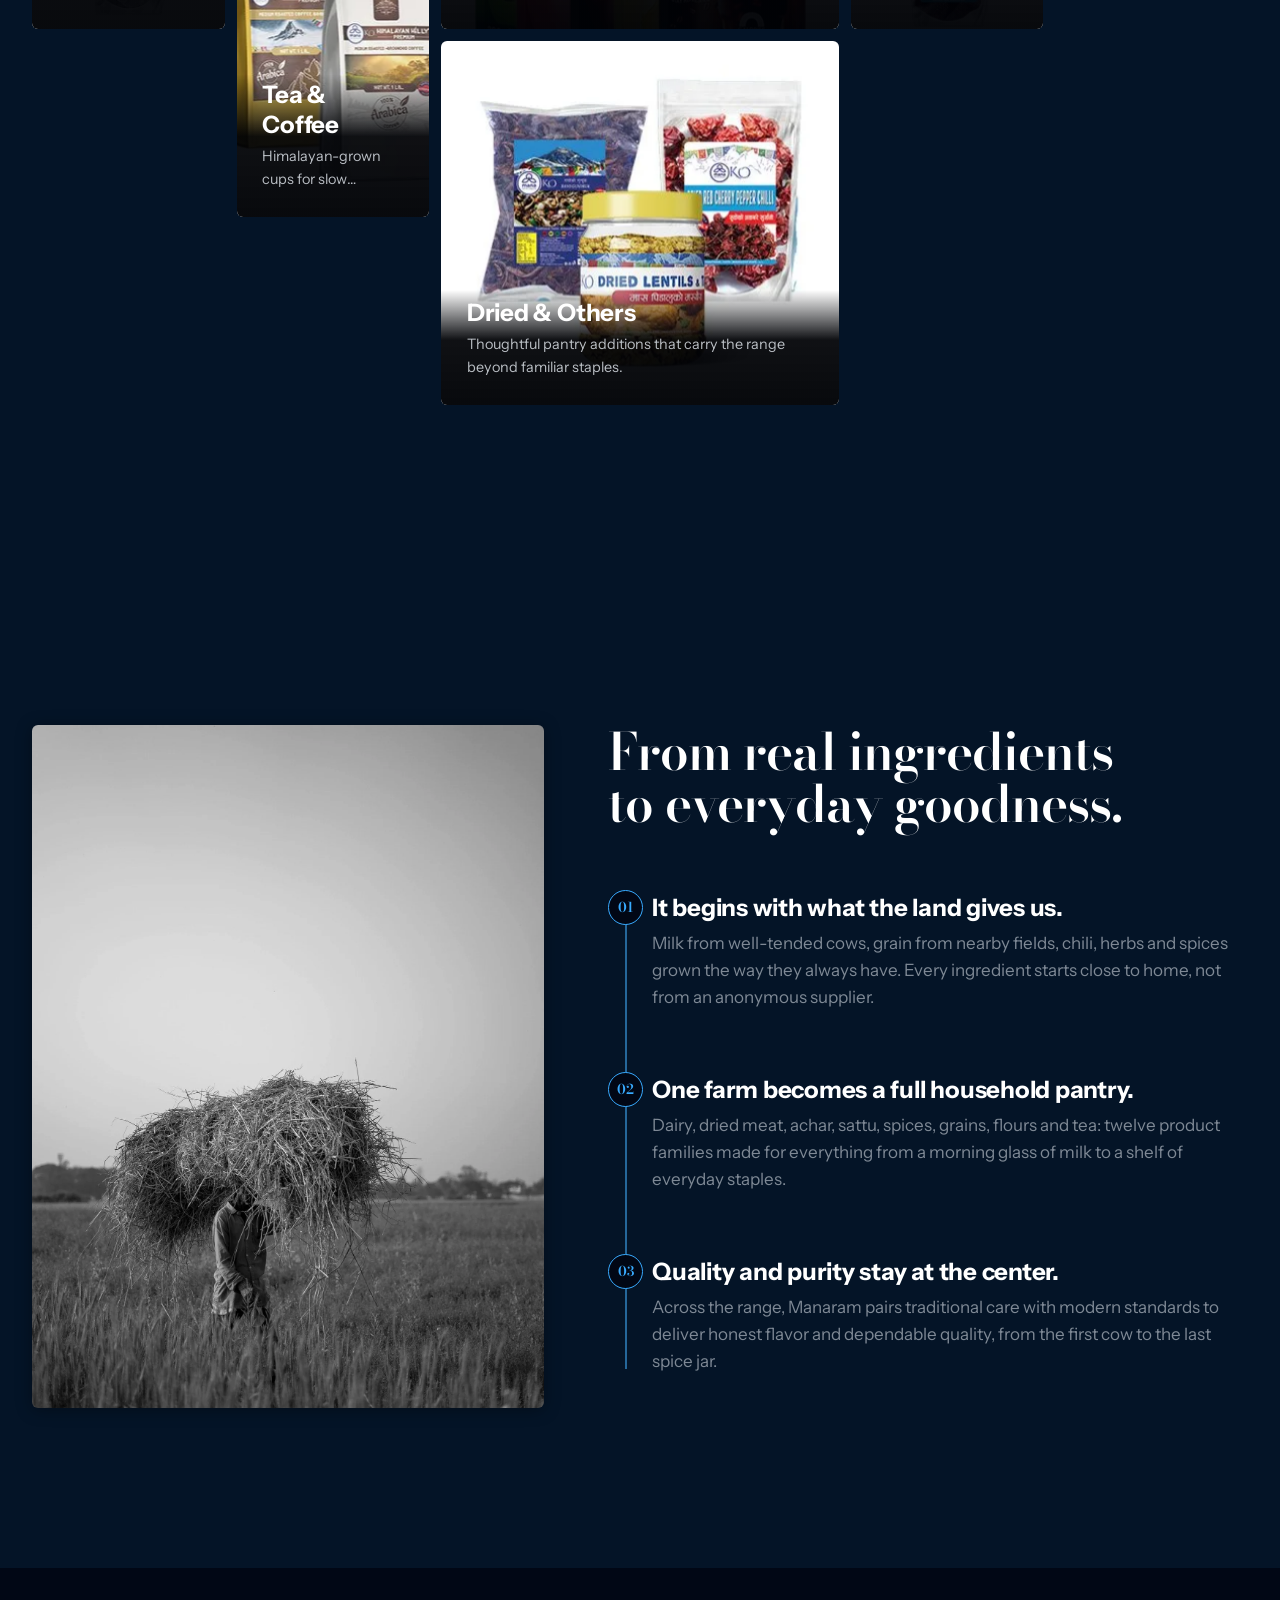
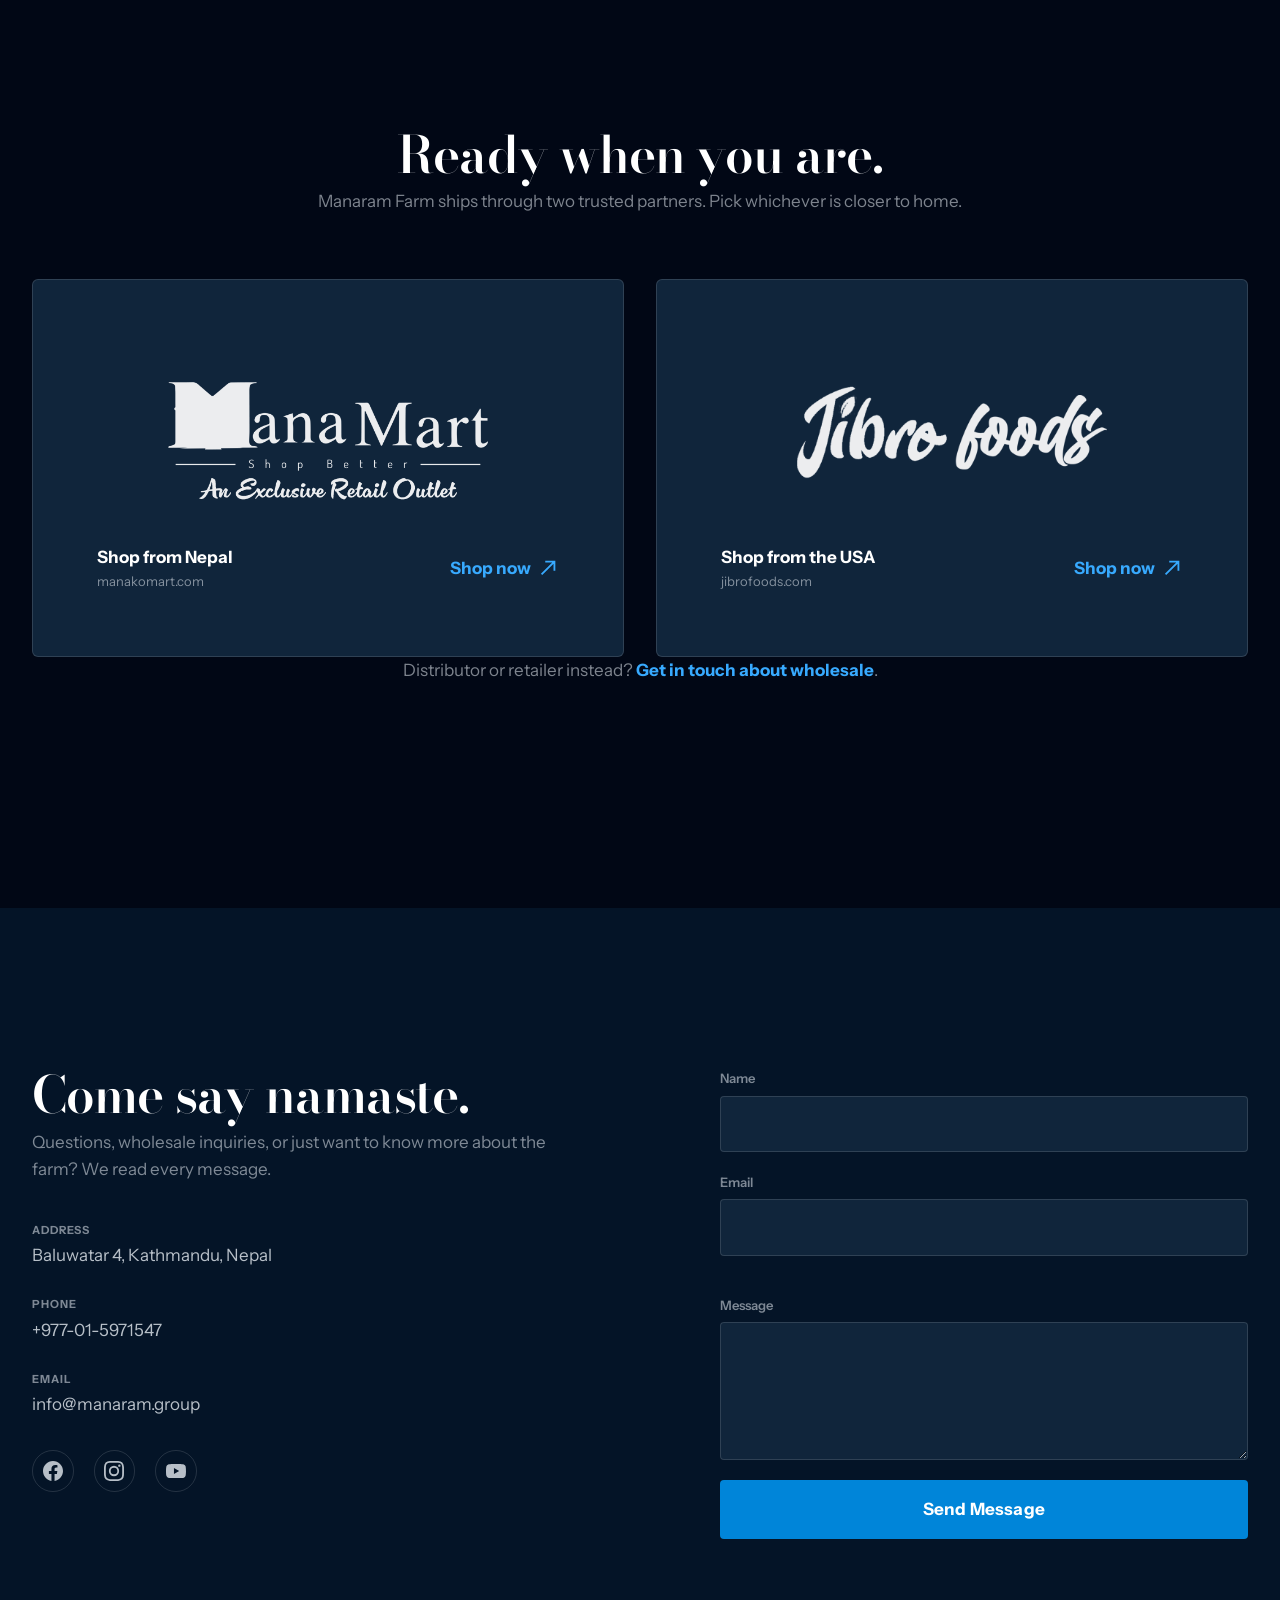
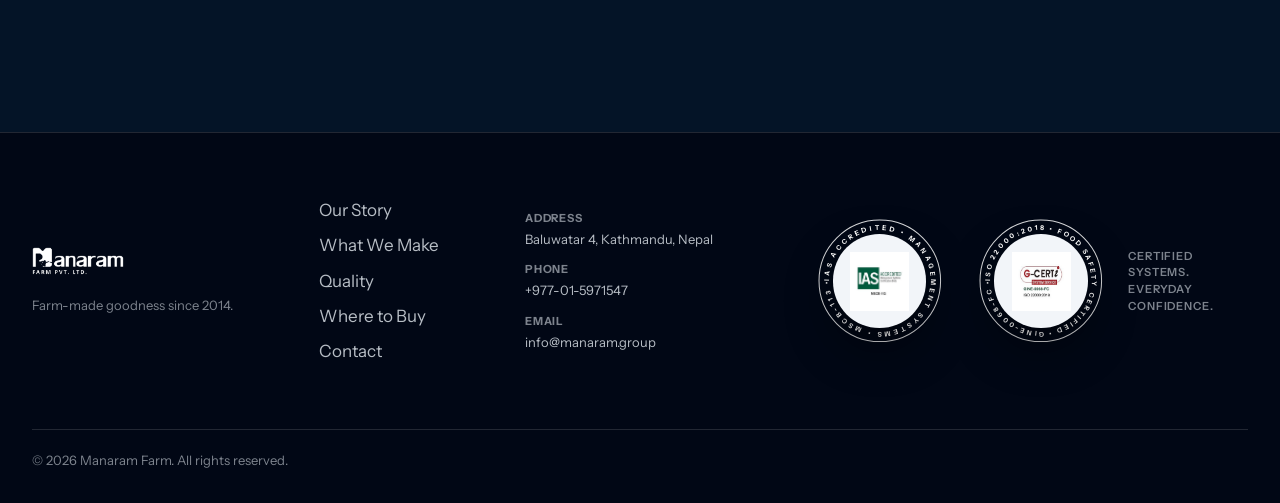
<file: theme-2/index.html>
<!doctype html>
<html lang="en-US">

<head>
  <meta charset="UTF-8" />
  <meta name="viewport" content="width=device-width, initial-scale=1, viewport-fit=cover" />
  <title>Manaram Farm — From Our Farm, in Motion</title>
  <meta name="description"
    content="Manaram Farm makes dairy, spices, achar, sattu and everyday Nepali staples the way a family would: real ingredients, traditional methods, ISO-certified quality, since 2014." />

  <link rel="icon" href="../images/favicon.png" type="image/png" sizes="200x200" />
  <link rel="apple-touch-icon" href="../images/favicon.png" />
  <link rel="preconnect" href="https://fonts.googleapis.com" />
  <link rel="preconnect" href="https://fonts.gstatic.com" crossorigin />
  <link
    href="https://fonts.googleapis.com/css2?family=Instrument+Sans:ital,wght@0,400..700;1,400..700&amp;family=Bodoni+Moda:ital,opsz,wght@0,6..96,500;0,6..96,600;0,6..96,700;0,6..96,800;0,6..96,900;1,6..96,500;1,6..96,600&amp;display=swap"
    rel="stylesheet" />
  <link rel="stylesheet" href="styles.css" />
</head>

<body>

  <a class="skip-link" href="#main">Skip to content</a>
  <a class="all-themes-link" href="../index.html">&larr; All themes</a>
  <div class="cursor-ring" id="cursor-ring" aria-hidden="true"></div>

  <header class="site-header" id="site-header">
    <div class="header-inner">
      <a class="wordmark" href="#top" aria-label="Manaram Farm, home">
        <img class="wordmark-logo" src="../images/logo-white.png" alt="Manaram Farm" width="593" height="180" />
      </a>

      <nav class="primary-nav" aria-label="Primary">
        <a href="#story" data-magnetic>Our Story</a>
        <a href="#products" data-magnetic>What We Make</a>
        <a href="#quality" data-magnetic>Quality</a>
        <a href="#buy" data-magnetic>Where to Buy</a>
        <a href="#contact" data-magnetic>Contact</a>
      </nav>

      <a class="btn btn-primary btn-small header-cta" href="#buy" data-magnetic>Shop Now</a>

      <button class="menu-toggle" id="menu-toggle" aria-label="Open menu" aria-expanded="false"
        aria-controls="mobile-nav">
        <span></span><span></span><span></span>
      </button>
    </div>
  </header>

  <div class="mobile-nav" id="mobile-nav" aria-hidden="true" inert>
    <button class="mobile-nav-close" aria-label="Close menu"><span></span><span></span></button>
    <img class="mobile-nav-logo" src="../images/logo-white.png" alt="Manaram Farm" width="593" height="180" />
    <nav aria-label="Mobile">
      <a href="#story">Our Story</a>
      <a href="#products">What We Make</a>
      <a href="#quality">Quality</a>
      <a href="#buy">Where to Buy</a>
      <a href="#contact">Contact</a>
    </nav>
    <a class="btn btn-primary" href="#buy">Shop Now</a>
  </div>

  <main id="main">

    <section class="hero" id="top">
      <div class="hero-media-frame">
        <picture class="hero-media">
          <source srcset="../images/theme-2-hero.webp" type="image/webp" />
          <img src="../images/theme-2-hero.jpg"
            alt="A yak crossing a sunlit Himalayan pasture in Tanki Manang, Nepal" loading="eager"
            fetchpriority="high" width="2400" height="1600" />
        </picture>
      </div>
      <div class="hero-scrim" aria-hidden="true"></div>

      <div class="hero-content">
        <h1 class="hero-title" id="hero-title">
          <span class="word"><span class="word-inner">From</span></span>
          <span class="word"><span class="word-inner">our</span></span>
          <span class="word"><span class="word-inner">farm</span></span><br>
          <span class="word"><span class="word-inner">to</span></span>
          <span class="word"><span class="word-inner">your</span></span>
          <span class="word word-em"><span class="word-inner">family.</span></span>
        </h1>
        <p class="hero-sub reveal-fade" data-reveal-delay="1">
          Manaram Farm grows, dries, and crafts everyday Nepali staples, from dairy and spices
          to achar, sattu and more. We make them the way our family always has. Not a factory line.
        </p>
        <div class="hero-actions reveal-fade" data-reveal-delay="2">
          <a class="btn btn-primary btn-fun" href="#story" data-magnetic>Our Story</a>
        </div>
      </div>

      <a class="scroll-cue" href="#story" aria-label="Scroll to Our Story">
        <span class="scroll-cue-ring">
          <svg viewBox="0 0 44 44" aria-hidden="true">
            <circle class="scroll-cue-track" cx="22" cy="22" r="19" />
            <circle class="scroll-cue-progress" cx="22" cy="22" r="19" />
          </svg>
          <span class="scroll-cue-arrow" aria-hidden="true"></span>
        </span>
      </a>
    </section>

    <section class="story" id="story">
      <div class="story-sticky-col">
        <span class="story-label reveal-fade" data-reveal>Our story</span>
        <h2 class="text-balance reveal-fade" data-reveal>From the land.<br><span>For the family.</span></h2>
        <div class="story-date reveal-fade" data-reveal>
          <span>Since</span>
          <strong>2014</strong>
        </div>

        <div class="story-copy">
          <p class="story-lead text-pretty reveal-fade" data-reveal>
            We began by making honest food from what already grew around us.
          </p>
          <p class="text-pretty reveal-fade" data-reveal>
            Local milk, grain, chili and herbs became food we'd proudly serve at home. Twelve product
            families later, the rule is still simple: if it isn't good enough for our own kitchen,
            it doesn't leave the farm.
          </p>
          <ul class="story-values" role="list">
            <li class="reveal-fade" data-reveal>Local ingredients</li>
            <li class="reveal-fade" data-reveal>Traditional methods</li>
            <li class="reveal-fade" data-reveal>One family standard</li>
          </ul>
          <a class="story-link" href="#products" data-magnetic>Explore what we make <span
              aria-hidden="true">&#8599;</span></a>
        </div>
      </div>

      <div class="story-scroll-col">
        <figure class="story-frame story-frame-a" data-parallax>
          <picture>
            <source srcset="../images/story-cattle.webp" type="image/webp" />
            <img src="../images/story-cattle.png" alt="Cows feeding inside the Manaram Farm cattle barn"
              loading="lazy" width="1428" height="1101" />
          </picture>
        </figure>
        <figure class="story-frame story-frame-b" data-parallax>
          <picture>
            <source srcset="../images/grain-hands.webp" type="image/webp" />
            <img src="../images/grain-hands.jpg" alt="Hands sifting freshly harvested grain" loading="lazy"
              width="1200" height="816" />
          </picture>
        </figure>
      </div>
    </section>

    <section class="products" id="products">
      <div class="section-head reveal-fade" data-reveal>
        <h2 class="text-balance">One farm.<br>Twelve pantries.</h2>
        <p class="text-pretty">
          Every category below traces back to the same hillside and the same standard.
          Browse the range we've built since 2014.
        </p>
      </div>

      <ul class="bento-grid" role="list">
        <li class="bento-tile t-dairy reveal-tile" data-reveal>
          <picture>
            <source srcset="../images/products/dairy.webp" type="image/webp">
            <img src="../images/products/dairy.jpg" alt="Traditional Nepali dairy products including churrpi"
              loading="lazy" width="400" height="400">
          </picture>
          <div class="bento-copy">
            <h3>Dairy</h3>
            <p>Farm-fresh ghee, paneer and traditional chhurpi made from milk we know and trust.</p>
          </div>
        </li>
        <li class="bento-tile t-dried-meat reveal-tile" data-reveal>
          <picture>
            <source srcset="../images/products/dried-meat.webp" type="image/webp">
            <img src="../images/products/dried-meat.jpg" alt="Sai sukuti, traditional dried meat" loading="lazy"
              width="400" height="400">
          </picture>
          <div class="bento-copy">
            <h3>Dried Meat</h3>
            <p>Deeply seasoned sukuti prepared for the unmistakable taste of a Nepali kitchen.</p>
          </div>
        </li>
        <li class="bento-tile t-achar reveal-tile" data-reveal>
          <picture>
            <source srcset="../images/products/achar.webp" type="image/webp">
            <img src="../images/products/achar.jpg" alt="Mana Ko Achar, traditional Nepali pickle" loading="lazy"
              width="400" height="400">
          </picture>
          <div class="bento-copy">
            <h3>Mana Ko Achar</h3>
            <p>Bold, bright pickles built around local ingredients and familiar family recipes.</p>
          </div>
        </li>
        <li class="bento-tile t-sattu reveal-tile" data-reveal>
          <picture>
            <source srcset="../images/products/sattu.webp" type="image/webp">
            <img src="../images/products/sattu.jpg" alt="Poshilo Sattu, roasted grain flour blend" loading="lazy"
              width="400" height="400">
          </picture>
          <div class="bento-copy">
            <h3>Poshilo Sattu</h3>
            <p>Roasted grain blends that bring honest nourishment to the everyday pantry.</p>
          </div>
        </li>
        <li class="bento-tile t-masala reveal-tile" data-reveal>
          <picture>
            <source srcset="../images/products/masala.webp" type="image/webp">
            <img src="../images/products/masala.jpg" alt="Masala and spice blends" loading="lazy" width="400"
              height="400">
          </picture>
          <div class="bento-copy">
            <h3>Masala / Spices</h3>
            <p>Fragrant spice blends made to give everyday cooking depth, warmth and character.</p>
          </div>
        </li>
        <li class="bento-tile t-grains reveal-tile" data-reveal>
          <picture>
            <source srcset="../images/products/grains.webp" type="image/webp">
            <img src="../images/products/grains.jpg" alt="Whole grains and cereals" loading="lazy" width="400"
              height="400">
          </picture>
          <div class="bento-copy">
            <h3>Grains / Cereals</h3>
            <p>Wholesome staples selected for kitchens that value provenance and everyday quality.</p>
          </div>
        </li>
        <li class="bento-tile t-flour reveal-tile" data-reveal>
          <picture>
            <source srcset="../images/products/flour.webp" type="image/webp">
            <img src="../images/products/flour.jpg" alt="Stone-ground flours and atta" loading="lazy" width="400"
              height="400">
          </picture>
          <div class="bento-copy">
            <h3>Flours / Atta</h3>
            <p>Dependable flours for traditional recipes, daily meals and everything between.</p>
          </div>
        </li>
        <li class="bento-tile t-salt reveal-tile" data-reveal>
          <picture>
            <source srcset="../images/products/salt-sugar-seeds.webp" type="image/webp">
            <img src="../images/products/salt-sugar-seeds.jpg" alt="Sugar, salt and seeds" loading="lazy"
              width="400" height="400">
          </picture>
          <div class="bento-copy">
            <h3>Sugar, Salt &amp; Seeds</h3>
            <p>Essential ingredients chosen with the same care as the foods they help create.</p>
          </div>
        </li>
        <li class="bento-tile t-tea reveal-tile" data-reveal>
          <picture>
            <source srcset="../images/products/tea-coffee.webp" type="image/webp">
            <img src="../images/products/tea-coffee.jpg" alt="Tea and coffee" loading="lazy" width="400"
              height="400">
          </picture>
          <div class="bento-copy">
            <h3>Tea &amp; Coffee</h3>
            <p>Himalayan-grown cups for slow mornings, shared tables and daily rituals.</p>
          </div>
        </li>
        <li class="bento-tile t-beverages reveal-tile" data-reveal>
          <picture>
            <source srcset="../images/products/beverages.webp" type="image/webp">
            <img src="../images/products/beverages.jpg" alt="Mana Ko Beverages" loading="lazy" width="400"
              height="400">
          </picture>
          <div class="bento-copy">
            <h3>Mana Ko Beverages</h3>
            <p>Refreshing local flavours crafted for a modern shelf without losing their roots.</p>
          </div>
        </li>
        <li class="bento-tile t-titaura reveal-tile" data-reveal>
          <picture>
            <source srcset="../images/products/titaura.webp" type="image/webp">
            <img src="../images/products/titaura.jpg" alt="Titaura, tangy dried fruit snack" loading="lazy"
              width="400" height="400">
          </picture>
          <div class="bento-copy">
            <h3>Titaura</h3>
            <p>Sweet, tangy and spicy fruit snacks with the flavour generations remember.</p>
          </div>
        </li>
        <li class="bento-tile t-others reveal-tile" data-reveal>
          <picture>
            <source srcset="../images/products/dried-others.webp" type="image/webp">
            <img src="../images/products/dried-others.jpg" alt="Dried goods and other pantry staples" loading="lazy"
              width="400" height="400">
          </picture>
          <div class="bento-copy">
            <h3>Dried &amp; Others</h3>
            <p>Thoughtful pantry additions that carry the range beyond familiar staples.</p>
          </div>
        </li>
      </ul>
    </section>

    <section class="quality" id="quality">
      <figure class="quality-media reveal-fade" data-reveal>
        <picture>
          <source srcset="../images/terai-harvest.webp" type="image/webp" />
          <img src="../images/terai-harvest.jpg"
            alt="A farmer carrying a fresh grain harvest across a field in Nepal's Terai belt" loading="lazy"
            width="1400" height="1867" />
        </picture>
      </figure>

      <div class="quality-copy">
        <h2 class="text-balance reveal-fade" data-reveal>From real ingredients to everyday goodness.</h2>

        <div class="belief-timeline">
          <svg class="belief-line" viewBox="0 0 4 300" preserveAspectRatio="none" aria-hidden="true">
            <line class="belief-line-track" x1="2" y1="0" x2="2" y2="300" />
            <line class="belief-line-progress" x1="2" y1="0" x2="2" y2="300" />
          </svg>

          <ol class="belief-list">
            <li class="belief reveal-fade" data-reveal>
              <span class="belief-index" aria-hidden="true">01</span>
              <div class="belief-copy">
                <h3>It begins with what the land gives us.</h3>
                <p class="text-pretty">Milk from well-tended cows, grain from nearby fields, chili, herbs and
                  spices grown the way they always have. Every ingredient starts close to home, not from an
                  anonymous supplier.</p>
              </div>
            </li>
            <li class="belief reveal-fade" data-reveal>
              <span class="belief-index" aria-hidden="true">02</span>
              <div class="belief-copy">
                <h3>One farm becomes a full household pantry.</h3>
                <p class="text-pretty">Dairy, dried meat, achar, sattu, spices, grains, flours and tea: twelve
                  product families made for everything from a morning glass of milk to a shelf of everyday
                  staples.</p>
              </div>
            </li>
            <li class="belief reveal-fade" data-reveal>
              <span class="belief-index" aria-hidden="true">03</span>
              <div class="belief-copy">
                <h3>Quality and purity stay at the center.</h3>
                <p class="text-pretty">Across the range, Manaram pairs traditional care with modern standards to
                  deliver honest flavor and dependable quality, from the first cow to the last spice jar.</p>
              </div>
            </li>
          </ol>
        </div>
      </div>
    </section>

    <section class="buy" id="buy">
      <div class="buy-inner">
        <h2 class="text-balance reveal-fade" data-reveal>Ready when you are.</h2>
        <p class="reveal-fade text-pretty" data-reveal>Manaram Farm ships through two trusted partners. Pick
          whichever is closer to home.</p>

        <div class="buy-cards">
          <a class="buy-card buy-card-nepal" href="https://manakomart.com/" target="_blank" rel="noopener"
            aria-label="Shop Mana Ko Mart for delivery in Nepal (opens in a new tab)" data-magnetic>
            <span class="buy-logo-stage">
              <img src="../images/partners/manamart.png" alt="Mana Ko Mart" width="600" height="242"
                loading="lazy" />
            </span>
            <span class="buy-card-footer">
              <span class="buy-destination">
                <span class="buy-region">Shop from Nepal</span>
                <span class="buy-domain">manakomart.com</span>
              </span>
              <span class="buy-action">
                <span>Shop now</span>
                <svg viewBox="0 0 24 24" width="22" height="22" aria-hidden="true">
                  <path d="M5 19 19 5M9 5h10v10" />
                </svg>
              </span>
            </span>
          </a>
          <a class="buy-card buy-card-usa" href="https://jibrofoods.com/" target="_blank" rel="noopener"
            aria-label="Shop Jibro Foods for delivery in the USA (opens in a new tab)" data-magnetic>
            <span class="buy-logo-stage">
              <img src="../images/partners/jibro-foods.png" alt="Jibro Foods" width="462" height="152"
                loading="lazy" />
            </span>
            <span class="buy-card-footer">
              <span class="buy-destination">
                <span class="buy-region">Shop from the USA</span>
                <span class="buy-domain">jibrofoods.com</span>
              </span>
              <span class="buy-action">
                <span>Shop now</span>
                <svg viewBox="0 0 24 24" width="22" height="22" aria-hidden="true">
                  <path d="M5 19 19 5M9 5h10v10" />
                </svg>
              </span>
            </span>
          </a>
        </div>

        <p class="buy-wholesale reveal-fade" data-reveal>
          Distributor or retailer instead? <a href="#contact">Get in touch about wholesale</a>.
        </p>
      </div>
    </section>

    <section class="contact" id="contact">
      <div class="contact-grid">
        <div class="contact-info reveal-fade" data-reveal>
          <h2 class="text-balance">Come say namaste.</h2>
          <p class="text-pretty">Questions, wholesale inquiries, or just want to know more about the farm? We
            read every message.</p>

          <ul class="contact-details">
            <li>
              <span class="contact-label">Address</span>
              <a href="https://maps.google.com/?q=Baluwatar+4,+Kathmandu,+Nepal" target="_blank"
                rel="noopener">Baluwatar 4, Kathmandu, Nepal</a>
            </li>
            <li>
              <span class="contact-label">Phone</span>
              <a href="tel:+97715971547">+977-01-5971547</a>
            </li>
            <li>
              <span class="contact-label">Email</span>
              <a href="mailto:info@manaram.group">info@manaram.group</a>
            </li>
          </ul>

          <div class="social-row">
            <a href="https://www.facebook.com/people/Manaram-Farm-Pvt-Ltd/61551033322466/" target="_blank"
              rel="noopener" aria-label="Manaram Farm on Facebook" data-magnetic>
              <svg viewBox="0 0 24 24" width="20" height="20" fill="currentColor">
                <path
                  d="M24 12.073c0-6.627-5.373-12-12-12s-12 5.373-12 12c0 5.99 4.388 10.954 10.125 11.854v-8.385H7.078v-3.47h3.047V9.43c0-3.007 1.792-4.669 4.533-4.669 1.312 0 2.686.235 2.686.235v2.953H15.83c-1.491 0-1.956.925-1.956 1.874v2.25h3.328l-.532 3.47h-2.796v8.385C19.612 23.027 24 18.062 24 12.073z" />
              </svg>
            </a>
            <a href="https://www.instagram.com/manaram.farm/" target="_blank" rel="noopener"
              aria-label="Manaram Farm on Instagram" data-magnetic>
              <svg viewBox="0 0 24 24" width="20" height="20" fill="currentColor">
                <path
                  d="M12 2.163c3.204 0 3.584.012 4.85.071 3.252.148 4.771 1.691 4.919 4.919.058 1.265.069 1.645.069 4.849 0 3.205-.012 3.584-.069 4.849-.149 3.225-1.664 4.771-4.919 4.919-1.266.058-1.644.07-4.85.07-3.204 0-3.584-.012-4.849-.07-3.26-.149-4.771-1.699-4.919-4.92-.058-1.265-.07-1.644-.07-4.849 0-3.204.013-3.583.07-4.849.149-3.227 1.664-4.771 4.919-4.919 1.266-.057 1.645-.069 4.849-.069zm0-2.163c-3.259 0-3.667.014-4.947.072-4.358.2-6.78 2.618-6.98 6.98-.059 1.281-.073 1.689-.073 4.948 0 3.259.014 3.668.072 4.948.2 4.358 2.618 6.78 6.98 6.98 1.281.058 1.689.072 4.948.072 3.259 0 3.668-.014 4.948-.072 4.354-.2 6.782-2.618 6.979-6.98.059-1.28.073-1.689.073-4.948 0-3.259-.014-3.667-.072-4.947-.196-4.354-2.617-6.78-6.979-6.98-1.281-.059-1.69-.073-4.949-.073zM12 5.838a6.162 6.162 0 1 0 0 12.324 6.162 6.162 0 0 0 0-12.324zM12 16a4 4 0 1 1 0-8 4 4 0 0 1 0 8zm6.406-11.845a1.44 1.44 0 1 0 0 2.881 1.44 1.44 0 0 0 0-2.881z" />
              </svg>
            </a>
            <a href="https://www.youtube.com/@ManaKoKitchen" target="_blank" rel="noopener"
              aria-label="Mana Ko Kitchen on YouTube" data-magnetic>
              <svg viewBox="0 0 24 24" width="20" height="20" fill="currentColor">
                <path
                  d="M23.498 6.186a3.016 3.016 0 0 0-2.122-2.136C19.505 3.545 12 3.545 12 3.545s-7.505 0-9.377.505A3.017 3.017 0 0 0 .502 6.186C0 8.07 0 12 0 12s0 3.93.502 5.814a3.016 3.016 0 0 0 2.122 2.136c1.871.505 9.376.505 9.376.505s7.505 0 9.377-.505a3.015 3.015 0 0 0 2.122-2.136C24 15.93 24 12 24 12s0-3.93-.502-5.814zM9.545 15.568V8.432L15.818 12l-6.273 3.568z" />
              </svg>
            </a>
          </div>
        </div>

        <form class="contact-form reveal-fade" data-reveal id="contact-form" novalidate>
          <div class="field">
            <label for="name">Name</label>
            <input type="text" id="name" name="name" autocomplete="name" required />
          </div>
          <div class="field">
            <label for="email">Email</label>
            <input type="email" id="email" name="email" autocomplete="email" aria-describedby="email-error" required />
            <span class="field-error" id="email-error" role="alert"></span>
          </div>
          <div class="field">
            <label for="message">Message</label>
            <textarea id="message" name="message" rows="4" required></textarea>
          </div>
          <button class="btn btn-primary" type="submit" data-magnetic>
            <span class="btn-label">Send Message</span>
          </button>
          <p class="form-note" id="form-note" role="status" aria-live="polite"></p>
        </form>
      </div>
    </section>

  </main>

  <footer class="site-footer">
    <div class="footer-inner">
      <div class="footer-brand">
        <img class="footer-logo" src="../images/logo-white.png" alt="Manaram Farm" width="593" height="180" />
        <p>Farm-made goodness since 2014.</p>
      </div>

      <nav class="footer-nav" aria-label="Footer">
        <a href="#story">Our Story</a>
        <a href="#products">What We Make</a>
        <a href="#quality">Quality</a>
        <a href="#buy">Where to Buy</a>
        <a href="#contact">Contact</a>
      </nav>

      <address class="footer-contact" aria-label="Manaram Farm contact details">
        <a href="https://maps.google.com/?q=Baluwatar+4,+Kathmandu,+Nepal" target="_blank" rel="noopener">
          <span class="footer-contact-label">Address</span>
          <span>Baluwatar 4, Kathmandu, Nepal</span>
        </a>
        <a href="tel:+97715971547">
          <span class="footer-contact-label">Phone</span>
          <span>+977-01-5971547</span>
        </a>
        <a href="mailto:info@manaram.group">
          <span class="footer-contact-label">Email</span>
          <span>info@manaram.group</span>
        </a>
      </address>

      <div class="footer-certification" aria-label="ISO certified and IAS-accredited quality">
        <div class="accred-stamps">
          <div class="accred-stamp accred-stamp--ias">
            <svg class="accred-stamp-ring" viewBox="0 0 200 200" aria-hidden="true">
              <defs>
                <path id="ring-ias" d="M100,100 m-76,0 a76,76 0 1,1 152,0 a76,76 0 1,1 -152,0" />
              </defs>
              <circle class="accred-stamp-outline" cx="100" cy="100" r="91" />
              <text class="accred-stamp-ring-copy">
                <textPath href="#ring-ias" startOffset="0%" textLength="477" lengthAdjust="spacing">IAS ACCREDITED • MANAGEMENT SYSTEMS • MSCB-113 • </textPath>
              </text>
            </svg>
            <span class="accred-stamp-disc">
              <picture>
                <source srcset="../images/badge-ias.webp" type="image/webp" />
                <img src="../images/badge-ias.png" alt="IAS Accredited — Management Systems Certification Body, MSCB-113"
                  width="981" height="981" loading="lazy" />
              </picture>
            </span>
          </div>
          <div class="accred-stamp accred-stamp--gcert">
            <svg class="accred-stamp-ring" viewBox="0 0 200 200" aria-hidden="true">
              <defs>
                <path id="ring-gcert" d="M100,100 m-76,0 a76,76 0 1,1 152,0 a76,76 0 1,1 -152,0" />
              </defs>
              <circle class="accred-stamp-outline" cx="100" cy="100" r="91" />
              <text class="accred-stamp-ring-copy">
                <textPath href="#ring-gcert" startOffset="0%" textLength="477" lengthAdjust="spacing">ISO 22000:2018 • FOOD SAFETY CERTIFIED • GINE-0068-FC • </textPath>
              </text>
            </svg>
            <span class="accred-stamp-disc">
              <picture>
                <source srcset="../images/badge-gcert.webp" type="image/webp" />
                <img src="../images/badge-gcert.png" alt="G-CERTi System Service — ISO 22000:2018 certified, GINE-0068-FC"
                  width="666" height="666" loading="lazy" />
              </picture>
            </span>
          </div>
        </div>
        <p>Certified systems.<br />Everyday confidence.</p>
      </div>
    </div>

    <div class="footer-bottom">
      <p>&copy; <span id="year"></span> Manaram Farm. All rights reserved.</p>
    </div>
  </footer>

  <script src="script.js"></script>
</body>

</html>
</file>
<file: hub.css>
/* ==========================================================================
   Manaram Farm — Hub / theme chooser
   Neutral front door: borrows Theme 1's real brand system (Signal Blue,
   Ink, White, Bodoni Moda) so it reads as official Manaram Farm rather
   than favoring either themed experience.
   ========================================================================== */

:root {
  --brand-blue: oklch(0.538 0.140 247);
  --blue-deep: oklch(0.28 0.09 250);
  --paper-bg: oklch(0.985 0.004 250);
  --surface: oklch(0.95 0.008 250);
  --ink: oklch(0.15 0.02 250);
  --muted-ink: oklch(0.46 0.02 250);
  --line: oklch(0.3 0.02 250 / 0.14);
  --white: oklch(1 0 0);

  --font-serif: "Bodoni Moda", Didot, "Iowan Old Style", Georgia, serif;
  --font-sans: "Instrument Sans", -apple-system, BlinkMacSystemFont, "Segoe UI", sans-serif;

  --space-2xs: 0.5rem;
  --space-xs: 0.75rem;
  --space-sm: 1.25rem;
  --space-md: 2rem;
  --space-lg: 3.5rem;
  --space-xl: 6rem;

  --ease-out-quart: cubic-bezier(0.25, 1, 0.5, 1);
  --dur-base: 250ms;
  --dur-slow: 450ms;

  --shadow-lift: 0 16px 36px oklch(0.22 0.02 250 / 0.16);
  color-scheme: light;
}

*, *::before, *::after { box-sizing: border-box; }
html { -webkit-text-size-adjust: 100%; scroll-behavior: smooth; }
body { margin: 0; }
img, picture, svg { display: block; max-width: 100%; }
h1, p { margin: 0; }
a { color: inherit; text-decoration: none; }

@media (prefers-reduced-motion: reduce) {
  html { scroll-behavior: auto; }
  *, *::before, *::after {
    animation-duration: 0.01ms !important;
    animation-iteration-count: 1 !important;
    transition-duration: 0.01ms !important;
    scroll-behavior: auto !important;
  }
}

body {
  font-family: var(--font-sans);
  font-size: 1.0625rem;
  line-height: 1.6;
  color: var(--ink);
  background: var(--paper-bg);
  font-optical-sizing: auto;
  min-height: 100dvh;
  display: flex;
  flex-direction: column;
}

.skip-link {
  position: absolute;
  left: 1rem;
  top: -100%;
  background: var(--ink);
  color: var(--white);
  padding: 0.75rem 1.25rem;
  z-index: 10;
  transition: top var(--dur-base) var(--ease-out-quart);
}
.skip-link:focus { top: 1rem; }

.text-balance { text-wrap: balance; }
.text-pretty { text-wrap: pretty; }

.hub-header {
  padding: var(--space-md) var(--space-md) 0;
}
.hub-logo { height: 32px; width: auto; }

.hub-main {
  flex: 1;
  max-width: 72rem;
  width: 100%;
  margin: 0 auto;
  padding: var(--space-xl) var(--space-md);
  display: flex;
  flex-direction: column;
  gap: var(--space-xl);
}

.hub-intro {
  max-width: 42rem;
  opacity: 0;
  transform: translateY(20px);
  animation: hub-in var(--dur-slow) var(--ease-out-quart) forwards;
}
.hub-intro h1 {
  font-family: var(--font-serif);
  font-weight: 600;
  font-size: clamp(2.25rem, 1.6rem + 3vw, 3.75rem);
  line-height: 1.05;
  letter-spacing: -0.01em;
  margin-bottom: var(--space-sm);
}
.hub-intro p { color: var(--muted-ink); font-size: 1.125rem; max-width: 52ch; }

@keyframes hub-in { to { opacity: 1; transform: none; } }
@media (prefers-reduced-motion: reduce) {
  .hub-intro { opacity: 1; transform: none; animation: none; }
}

.hub-cards {
  display: grid;
  grid-template-columns: 1fr;
  gap: var(--space-md);
}

.hub-card {
  display: flex;
  flex-direction: column;
  border-radius: 6px;
  overflow: hidden;
  background: var(--surface);
  border: 1px solid var(--line);
  box-shadow: none;
  opacity: 0;
  transform: translateY(20px);
  animation: hub-in var(--dur-slow) var(--ease-out-quart) forwards;
  transition: box-shadow var(--dur-slow) var(--ease-out-quart), transform var(--dur-slow) var(--ease-out-quart);
}
.hub-card--one { animation-delay: 90ms; }
.hub-card--two { animation-delay: 180ms; }
.hub-card:hover { box-shadow: var(--shadow-lift); transform: translateY(-4px); }
.hub-card:focus-visible { outline: 2px solid var(--brand-blue); outline-offset: 3px; }

.hub-card-media {
  display: block;
  aspect-ratio: 16 / 10;
  overflow: hidden;
  background: var(--ink);
}
.hub-card-media img {
  width: 100%; height: 100%;
  object-fit: cover;
  transition: transform var(--dur-slow) var(--ease-out-quart);
}
.hub-card:hover .hub-card-media img { transform: scale(1.045); }

.hub-card-body {
  display: flex;
  flex-direction: column;
  align-items: flex-start;
  gap: 0.35rem;
  padding: var(--space-md);
}
.hub-card-eyebrow {
  font-size: 0.75rem;
  font-weight: 700;
  letter-spacing: 0.1em;
  text-transform: uppercase;
  color: var(--brand-blue);
}
.hub-card-title {
  font-family: var(--font-serif);
  font-weight: 600;
  font-size: clamp(1.4rem, 1.2rem + 1vw, 1.9rem);
  letter-spacing: -0.01em;
  color: var(--ink);
}
.hub-card-desc { color: var(--muted-ink); font-size: 0.975rem; margin-bottom: var(--space-xs); }
.hub-card-cta {
  display: inline-flex;
  align-items: center;
  gap: 0.5rem;
  font-weight: 700;
  color: var(--ink);
  padding-top: 0.35rem;
  border-top: 1px solid var(--line);
  width: 100%;
}
.hub-card-cta svg { fill: none; stroke: currentColor; stroke-width: 2; transition: transform var(--dur-base) var(--ease-out-quart); }
.hub-card:hover .hub-card-cta svg { transform: translate(3px, -3px); }

@media (min-width: 760px) {
  .hub-cards { grid-template-columns: 1fr 1fr; }
}

.hub-footer {
  padding: var(--space-md);
  text-align: center;
  color: var(--muted-ink);
  font-size: 0.8125rem;
}
</file>
<file: theme-1/styles.css>
/* ==========================================================================
   Manaram Farm — Design tokens
   ========================================================================== */

:root {
  /* Colors — OKLCH, anchored on the logo's blue (#0872ba). Blue + ink + white only — no invented accent hue. See DESIGN.md */
  --brand-blue: oklch(0.538 0.140 247);
  --blue-deep: oklch(0.28 0.09 250);
  --blue-bright: oklch(0.66 0.15 248);
  --paper-bg: oklch(0.985 0.004 250);
  --surface: oklch(0.95 0.008 250);
  --ink: oklch(0.15 0.02 250);
  --muted-ink: oklch(0.46 0.02 250);
  --line: oklch(0.3 0.02 250 / 0.14);
  --white: oklch(1 0 0);

  /* Typography — Bodoni Moda's high stroke-contrast reads premium/editorial without needing max weight; paired against Instrument Sans for a classic luxury-editorial contrast axis */
  --font-serif: "Bodoni Moda", Didot, "Iowan Old Style", Georgia, serif;
  --font-sans: "Instrument Sans", -apple-system, BlinkMacSystemFont, "Segoe UI", sans-serif;
  --text-display: clamp(2.75rem, 1.8rem + 4.4vw, 5rem);
  --text-headline: clamp(1.9rem, 1.5rem + 1.6vw, 2.75rem);
  --text-title: clamp(1.2rem, 1.1rem + 0.4vw, 1.5rem);
  --text-body-lg: 1.1875rem;
  --text-body: 1.0625rem;
  --text-label: 0.8125rem;

  /* Spacing rhythm */
  --space-3xs: 0.25rem;
  --space-2xs: 0.5rem;
  --space-xs: 0.75rem;
  --space-sm: 1.25rem;
  --space-md: 2rem;
  --space-lg: 3.5rem;
  --space-xl: 6rem;
  --space-2xl: 9rem;

  /* Motion */
  --ease-out-quart: cubic-bezier(0.25, 1, 0.5, 1);
  --ease-out-expo: cubic-bezier(0.16, 1, 0.3, 1);
  --dur-fast: 150ms;
  --dur-base: 250ms;
  --dur-slow: 450ms;

  /* Elevation */
  --shadow-ambient: 0 2px 12px oklch(0.22 0.02 250 / 0.08);
  --shadow-lift: 0 16px 36px oklch(0.22 0.02 250 / 0.16);

  /* z-index scale */
  --z-back-link: 90;
  --z-header: 100;
  --z-mobile-nav: 200;

  color-scheme: light;
}

/* ==========================================================================
   Reset
   ========================================================================== */

*, *::before, *::after { box-sizing: border-box; }
html { -webkit-text-size-adjust: 100%; scroll-behavior: smooth; }
body { margin: 0; }
img, picture, svg { display: block; max-width: 100%; }
h1, h2, h3, p, dl, dd, figure { margin: 0; }
ul, ol { margin: 0; padding: 0; list-style: none; }
a { color: inherit; text-decoration: none; }
button { font: inherit; color: inherit; background: none; border: 0; cursor: pointer; }
input, textarea { font: inherit; color: inherit; }

@media (prefers-reduced-motion: reduce) {
  html { scroll-behavior: auto; }
  *, *::before, *::after {
    animation-duration: 0.01ms !important;
    animation-iteration-count: 1 !important;
    transition-duration: 0.01ms !important;
    scroll-behavior: auto !important;
  }
}

/* ==========================================================================
   Base
   ========================================================================== */

body {
  font-family: var(--font-sans);
  font-size: var(--text-body);
  line-height: 1.6;
  color: var(--ink);
  background: var(--paper-bg);
  font-optical-sizing: auto;
  font-kerning: normal;
}

h1, h2 {
  font-family: var(--font-serif);
  font-optical-sizing: auto;
  font-weight: 600;
  letter-spacing: -0.01em;
  line-height: 1.04;
}
h1 { font-size: var(--text-display); }
h2 { font-size: var(--text-headline); font-weight: 500; }
h3 {
  font-size: var(--text-title);
  font-weight: 600;
  letter-spacing: -0.01em;
  line-height: 1.25;
  margin: 0 0 var(--space-3xs);
}

p { max-width: 62ch; }
.text-balance { text-wrap: balance; }
.text-pretty { text-wrap: pretty; }

.skip-link {
  position: absolute;
  left: 1rem;
  top: -100%;
  background: var(--ink);
  color: var(--white);
  padding: 0.75rem 1.25rem;
  border-radius: 6px;
  z-index: calc(var(--z-mobile-nav) + 1);
  transition: top var(--dur-base) var(--ease-out-quart);
}
.skip-link:focus { top: 1rem; }

:focus-visible {
  outline: 2px solid var(--brand-blue);
  outline-offset: 3px;
  border-radius: 4px;
}

section { padding: var(--space-xl) var(--space-md); }
@media (max-width: 640px) {
  section { padding: var(--space-lg) var(--space-sm); }
}

.section-head {
  max-width: 46rem;
  margin: 0 auto var(--space-lg);
  text-align: center;
}
.section-head p { margin: var(--space-sm) auto 0; color: var(--muted-ink); font-size: var(--text-body-lg); }

/* ==========================================================================
   Buttons
   ========================================================================== */

.btn {
  display: inline-flex;
  align-items: center;
  gap: 0.5rem;
  padding: 0.95rem 2rem;
  border-radius: 4px;
  font-weight: 700;
  font-size: var(--text-body);
  letter-spacing: 0.01em;
  white-space: nowrap;
  min-height: 44px;
  transition: transform var(--dur-base) var(--ease-out-quart),
              background-color var(--dur-base) var(--ease-out-quart),
              box-shadow var(--dur-base) var(--ease-out-quart),
              border-color var(--dur-base) var(--ease-out-quart),
              color var(--dur-base) var(--ease-out-quart);
}
.btn-primary {
  background: var(--brand-blue);
  color: var(--white);
}
.btn-primary:hover { background: var(--blue-deep); transform: translateY(-2px); box-shadow: var(--shadow-lift); }
.btn-primary:active { transform: translateY(0); }

.btn-ghost {
  background: transparent;
  border: 1.5px solid var(--brand-blue);
  color: var(--brand-blue);
}
.btn-ghost:hover { background: var(--brand-blue); color: var(--white); }

.btn-on-dark {
  border-color: oklch(1 0 0 / 0.7);
  color: var(--white);
}
.btn-on-dark:hover { background: var(--white); color: var(--blue-deep); border-color: var(--white); }

.btn-small { padding: 0.65rem 1.4rem; font-size: var(--text-label); }

.btn-fun {
  transition: transform var(--dur-base) var(--ease-out-quart),
              background-color var(--dur-base) var(--ease-out-quart),
              box-shadow var(--dur-base) var(--ease-out-quart),
              letter-spacing var(--dur-base) var(--ease-out-quart);
}
.btn-fun:hover {
  background: var(--blue-deep);
  transform: translateY(-2px);
  box-shadow: var(--shadow-lift);
  letter-spacing: 0.04em;
}
.btn-fun:active {
  transform: translateY(0);
  box-shadow: none;
  transition-duration: var(--dur-fast);
}

/* ==========================================================================
   All-themes back-link
   ========================================================================== */

.all-themes-link {
  position: fixed;
  left: var(--space-sm);
  bottom: max(var(--space-sm), env(safe-area-inset-bottom));
  z-index: var(--z-back-link);
  display: inline-flex;
  align-items: center;
  gap: 0.4rem;
  padding: 0.55rem 1rem;
  border-radius: 4px;
  border: 1.5px solid oklch(1 0 0 / 0.5);
  background: color-mix(in oklch, var(--ink) 55%, transparent);
  backdrop-filter: blur(8px);
  -webkit-backdrop-filter: blur(8px);
  color: var(--white);
  font-size: var(--text-label);
  font-weight: 700;
  min-height: 44px;
  letter-spacing: 0.02em;
  transition: background-color var(--dur-base) var(--ease-out-quart),
              border-color var(--dur-base) var(--ease-out-quart),
              transform var(--dur-base) var(--ease-out-quart);
}
.all-themes-link:hover {
  background: var(--brand-blue);
  border-color: var(--brand-blue);
  transform: translateY(-2px);
}

/* ==========================================================================
   Header
   ========================================================================== */

.site-header {
  position: fixed;
  top: 0; left: 0; right: 0;
  z-index: var(--z-header);
  background: transparent;
  border-bottom: 1px solid transparent;
  transition: background-color var(--dur-base) var(--ease-out-quart),
              backdrop-filter var(--dur-base) var(--ease-out-quart),
              border-color var(--dur-base) var(--ease-out-quart),
              box-shadow var(--dur-base) var(--ease-out-quart);
}
.site-header.is-scrolled {
  background: color-mix(in oklch, var(--paper-bg) 90%, transparent);
  backdrop-filter: blur(14px);
  -webkit-backdrop-filter: blur(14px);
  border-bottom-color: var(--line);
  box-shadow: var(--shadow-ambient);
}

.header-inner {
  max-width: 84rem;
  margin: 0 auto;
  padding: 1.35rem var(--space-md);
  display: flex;
  align-items: center;
  gap: var(--space-md);
}

.wordmark {
  position: relative;
  display: inline-flex;
  align-items: center;
  margin-right: auto;
}
.wordmark-logo {
  height: 34px;
  width: auto;
  transition: opacity var(--dur-base) var(--ease-out-quart);
}
.wordmark-logo.is-dark { position: absolute; left: 0; top: 50%; transform: translateY(-50%); opacity: 0; }
.site-header.is-scrolled .wordmark-logo.is-light { opacity: 0; }
.site-header.is-scrolled .wordmark-logo.is-dark { opacity: 1; }

.primary-nav {
  display: flex;
  gap: var(--space-md);
}
.primary-nav a {
  font-size: 0.875rem;
  font-weight: 600;
  text-transform: uppercase;
  letter-spacing: 0.05em;
  color: var(--white);
  position: relative;
  padding: 0.25rem 0;
  text-shadow: 0 1px 12px oklch(0.1 0.02 250 / 0.3);
  transition: color var(--dur-base) var(--ease-out-quart);
}
.site-header.is-scrolled .primary-nav a { color: var(--ink); text-shadow: none; }
.primary-nav a::after {
  content: "";
  position: absolute;
  left: 0; right: 100%;
  bottom: -2px;
  height: 2px;
  background: var(--white);
  transition: right var(--dur-base) var(--ease-out-quart), background-color var(--dur-base) var(--ease-out-quart);
}
.site-header.is-scrolled .primary-nav a::after { background: var(--brand-blue); }
.primary-nav a:hover::after,
.primary-nav a:focus-visible::after { right: 0; }

.header-cta { flex-shrink: 0; }

.menu-toggle {
  display: none;
  flex-direction: column;
  justify-content: center;
  gap: 5px;
  width: 44px;
  height: 44px;
  flex-shrink: 0;
}
.menu-toggle span {
  display: block;
  width: 22px;
  height: 2px;
  background: var(--white);
  transition: transform var(--dur-base) var(--ease-out-quart), opacity var(--dur-base) var(--ease-out-quart), background-color var(--dur-base) var(--ease-out-quart);
  margin: 0 auto;
  box-shadow: 0 1px 8px oklch(0.1 0.02 250 / 0.25);
}
.site-header.is-scrolled .menu-toggle span { background: var(--brand-blue); box-shadow: none; }
.menu-toggle[aria-expanded="true"] span:nth-child(1) { transform: translateY(7px) rotate(45deg); }
.menu-toggle[aria-expanded="true"] span:nth-child(2) { opacity: 0; }
.menu-toggle[aria-expanded="true"] span:nth-child(3) { transform: translateY(-7px) rotate(-45deg); }

.mobile-nav {
  position: fixed;
  inset: 0;
  top: 0;
  z-index: var(--z-mobile-nav);
  background: var(--brand-blue);
  color: var(--white);
  display: flex;
  flex-direction: column;
  justify-content: center;
  align-items: center;
  gap: var(--space-lg);
  clip-path: circle(0% at calc(100% - 2.5rem) 2.5rem);
  transition: clip-path var(--dur-slow) var(--ease-out-expo);
  visibility: hidden;
  overflow-y: auto;
  padding: max(var(--space-lg), env(safe-area-inset-top)) var(--space-sm)
    max(var(--space-lg), env(safe-area-inset-bottom));
}
.mobile-nav.is-open {
  clip-path: circle(150% at calc(100% - 2.5rem) 2.5rem);
  visibility: visible;
}
.mobile-nav-logo { height: 30px; width: auto; margin-bottom: var(--space-sm); }
.mobile-nav nav { display: flex; flex-direction: column; align-items: center; gap: var(--space-md); }
.mobile-nav a {
  font-family: var(--font-serif);
  font-style: italic;
  font-size: var(--text-headline);
  font-weight: 600;
}
.mobile-nav .btn-primary { background: var(--white); color: var(--blue-deep); }
.mobile-nav .btn-primary:hover { background: var(--ink); color: var(--white); }

@media (min-width: 901px) {
  .mobile-nav { display: none; }
}

@media (max-width: 900px) {
  .primary-nav, .header-cta { display: none; }
  .menu-toggle { display: flex; }
}

.mobile-nav-close {
  position: absolute;
  top: max(var(--space-sm), env(safe-area-inset-top));
  right: max(var(--space-sm), env(safe-area-inset-right));
  width: 2.75rem;
  height: 2.75rem;
  display: flex;
  align-items: center;
  justify-content: center;
}
.mobile-nav-close span {
  position: absolute;
  width: 22px;
  height: 2px;
  background: var(--white);
  border-radius: 2px;
}
.mobile-nav-close span:first-child { transform: rotate(45deg); }
.mobile-nav-close span:last-child { transform: rotate(-45deg); }

/* ==========================================================================
   Hero
   ========================================================================== */

.hero {
  position: relative;
  min-height: 100vh;
  min-height: 100dvh;
  display: flex;
  align-items: flex-end;
  padding: 0 var(--space-md) var(--space-xl);
  overflow: hidden;
}
.hero-media { position: absolute; inset: 0; z-index: -2; }
.hero-media img {
  width: 100%; height: 100%; object-fit: cover; object-position: center 40%;
}
.hero-scrim {
  position: absolute; inset: 0; z-index: -1;
  background:
    linear-gradient(180deg,
      oklch(0.1 0.01 60 / 0.42) 0%,
      oklch(0.16 0.01 60 / 0.1) 18%,
      oklch(0.2 0.01 60 / 0.03) 36%,
      oklch(0.12 0.01 60 / 0.18) 62%,
      oklch(0.07 0.01 60 / 0.78) 100%);
}
.hero-content {
  max-width: 46rem;
  color: var(--white);
  padding-left: clamp(0rem, 8vw, 5rem);
}
.hero-title {
  color: var(--white);
  margin-bottom: var(--space-sm);
  text-shadow: 0 2px 24px oklch(0.1 0.02 250 / 0.45);
}
.hero-title em {
  font-style: italic;
  font-weight: 500;
  color: var(--blue-bright);
}
.hero-sub {
  font-size: var(--text-body-lg);
  color: oklch(1 0 0 / 0.92);
  max-width: 40ch;
  margin-bottom: var(--space-md);
}
.hero-actions { display: flex; gap: var(--space-sm); flex-wrap: wrap; }

.scroll-cue {
  position: absolute;
  bottom: var(--space-lg);
  left: 50%;
  transform: translateX(-50%);
  display: flex;
  flex-direction: column;
  align-items: center;
  gap: 0.75rem;
}
.scroll-cue-label {
  writing-mode: vertical-rl;
  transform: rotate(180deg);
  font-size: 0.6875rem;
  font-weight: 600;
  letter-spacing: 0.2em;
  text-transform: uppercase;
  color: oklch(1 0 0 / 0.85);
}
.scroll-cue-wire {
  position: relative;
  width: 1px;
  height: 56px;
  background: oklch(1 0 0 / 0.3);
  overflow: visible;
}
.scroll-cue-drop {
  position: absolute;
  left: 50%;
  top: -3px;
  width: 6px;
  height: 6px;
  margin-left: -3px;
  border-radius: 50%;
  background: var(--white);
  box-shadow: 0 0 8px oklch(1 0 0 / 0.6);
  animation: scroll-cue-drop 2.2s cubic-bezier(0.65, 0, 0.35, 1) infinite;
}
@keyframes scroll-cue-drop {
  0% { top: -3px; opacity: 0; }
  12% { opacity: 1; }
  82% { opacity: 1; }
  100% { top: 100%; opacity: 0; }
}
@media (max-width: 640px) { .scroll-cue { display: none; } }
@media (prefers-reduced-motion: reduce) {
  .scroll-cue-drop { animation: none; top: 40%; opacity: 0.8; }
}

/* ==========================================================================
   Story
   ========================================================================== */

.story {
  min-height: 100vh;
  min-height: 100svh;
  display: flex;
  align-items: center;
  overflow: hidden;
}
.story-chapter {
  width: min(100%, 84rem);
  margin: 0 auto;
  display: grid;
  grid-template-columns: minmax(13rem, 0.72fr) minmax(20rem, 1.12fr) minmax(17rem, 0.86fr);
  gap: clamp(1.75rem, 4vw, 4.5rem);
  align-items: center;
}

.story-label {
  display: block;
  margin-bottom: var(--space-sm);
  color: var(--brand-blue);
  font-size: var(--text-label);
  font-weight: 700;
  letter-spacing: 0.08em;
  text-transform: uppercase;
}
.story-heading h2 { font-size: clamp(2.3rem, 2rem + 1.7vw, 4rem); }
.story-heading h2 span { color: var(--brand-blue); font-weight: 500; }
.story-date { margin-top: clamp(2.5rem, 7vh, 5rem); color: var(--brand-blue); }
.story-date span {
  display: block;
  margin-bottom: 0.3rem;
  font-size: var(--text-label);
  font-weight: 700;
  letter-spacing: 0.08em;
  text-transform: uppercase;
}
.story-date strong {
  display: block;
  font-family: var(--font-serif);
  font-size: clamp(4.5rem, 7vw, 7.5rem);
  font-style: normal;
  font-weight: 600;
  letter-spacing: -0.02em;
  line-height: 0.82;
}

.story-portrait { position: relative; margin: 0; }
.story-portrait picture {
  display: block;
  height: clamp(28rem, 68svh, 43rem);
  overflow: hidden;
  border-radius: 6px;
  background: var(--surface);
}
.story-portrait img { width: 100%; height: 100%; object-fit: cover; object-position: 42% center; }
.story-portrait figcaption {
  position: absolute;
  left: 0;
  bottom: 0;
  padding: 0.65rem 0.85rem;
  background: var(--paper-bg);
  color: var(--muted-ink);
  font-size: 0.75rem;
  line-height: 1.2;
}

.story-copy { align-self: center; }
.story-copy > p { margin-bottom: var(--space-sm); }
.story-lead {
  max-width: 22ch;
  font-family: var(--font-serif);
  font-size: clamp(1.45rem, 1.25rem + 0.8vw, 2rem);
  font-weight: 500;
  line-height: 1.25;
  letter-spacing: -0.01em;
}
.story-values {
  margin: var(--space-md) 0;
  border-top: 1px solid var(--line);
}
.story-values li {
  padding: 0.65rem 0;
  border-bottom: 1px solid var(--line);
  color: var(--ink);
  font-size: var(--text-label);
  font-weight: 700;
  letter-spacing: 0.03em;
}
.story-link {
  display: inline-flex;
  align-items: center;
  gap: 0.65rem;
  padding-bottom: 0.25rem;
  border-bottom: 1.5px solid currentColor;
  color: var(--brand-blue);
  font-weight: 700;
  transition: color var(--dur-base) var(--ease-out-quart), gap var(--dur-base) var(--ease-out-quart);
}
.story-link:hover { color: var(--blue-deep); gap: 0.9rem; }

@media (max-width: 1050px) {
  .story { min-height: auto; }
  .story-chapter { grid-template-columns: minmax(15rem, 0.85fr) minmax(20rem, 1.15fr); }
  .story-heading { align-self: end; }
  .story-date { margin-top: var(--space-lg); }
  .story-portrait { grid-row: span 2; }
  .story-copy { grid-column: 1; }
}

@media (min-width: 1051px) and (max-height: 720px) {
  .story { padding-top: var(--space-lg); padding-bottom: var(--space-lg); }
  .story-date { margin-top: var(--space-md); }
  .story-portrait picture { height: min(64svh, 32rem); }
}

@media (max-width: 700px) {
  .story-chapter { grid-template-columns: 1fr; gap: var(--space-md); }
  .story-heading { display: grid; grid-template-columns: 1fr auto; gap: var(--space-sm); align-items: end; }
  .story-label { grid-column: 1 / -1; margin-bottom: 0; }
  .story-date { margin-top: 0; }
  .story-date strong { font-size: clamp(4rem, 23vw, 6rem); }
  .story-portrait { grid-row: auto; }
  .story-portrait picture { height: min(42svh, 24rem); }
  .story-copy { grid-column: auto; }
  .story-values { display: none; }
}

/* ==========================================================================
   Products
   ========================================================================== */

.products {
  min-height: 100vh;
  min-height: 100svh;
  height: 100vh;
  height: 100svh;
  padding: clamp(3.5rem, 7svh, 5rem) 0;
  display: flex;
  flex-direction: column;
  justify-content: center;
  overflow: hidden;
}
.products .section-head {
  width: min(calc(100% - 4rem), 84rem);
  max-width: 84rem;
  display: grid;
  grid-template-columns: minmax(0, 0.9fr) minmax(20rem, 1.1fr);
  gap: var(--space-xl);
  align-items: end;
  margin: 0 auto clamp(1.75rem, 4svh, 3rem);
  padding-bottom: var(--space-md);
  border-bottom: 1px solid var(--line);
  text-align: left;
}
.products .section-head h2 { font-size: clamp(2.4rem, 1.8rem + 2.4vw, 4.5rem); }
.products .section-head p {
  margin: 0;
  max-width: 43ch;
  color: var(--ink);
  font-size: var(--text-body-lg);
}
.product-intro { display: flex; flex-direction: column; align-items: flex-start; }

.product-carousel {
  --carousel-card-width: clamp(15rem, 22vw, 20rem);
  --carousel-edge: max(2rem, calc((100% - 84rem) / 2));
  min-height: 0;
  display: flex;
  flex: 1;
  flex-direction: column;
  justify-content: center;
}

.product-grid {
  display: flex;
  gap: var(--space-sm);
  overflow-x: auto;
  overflow-y: hidden;
  padding: 0 var(--carousel-edge) var(--space-sm);
  scrollbar-width: none;
  overscroll-behavior-inline: contain;
  touch-action: pan-x;
}
.product-grid::-webkit-scrollbar { display: none; }

.product-card {
  position: relative;
  flex: 0 0 var(--carousel-card-width);
  height: min(48svh, 28rem);
  display: grid;
  grid-template-rows: minmax(0, 1fr) auto;
  overflow: hidden;
  border-radius: 4px;
  background: var(--surface);
  transition: transform var(--dur-base) var(--ease-out-quart);
}

.product-card picture {
  position: relative;
  display: block;
  min-height: 0;
  overflow: hidden;
  background: var(--white);
  isolation: isolate;
}
.product-card picture::after {
  content: "";
  position: absolute;
  inset: 0;
  z-index: 1;
  background: color-mix(in oklch, var(--brand-blue) 7%, transparent);
  opacity: 0;
  transition: opacity var(--dur-base) var(--ease-out-quart);
}
.product-card img {
  width: 100%;
  height: 100%;
  padding: clamp(1rem, 2vw, 2rem);
  object-fit: contain;
  transition: transform var(--dur-slow) var(--ease-out-quart), filter var(--dur-base) var(--ease-out-quart);
}
.product-card-copy {
  position: relative;
  min-width: 0;
  min-height: 8.5rem;
  padding: var(--space-sm);
  color: var(--ink);
  background: var(--surface);
}
.product-name {
  margin: 0 0 var(--space-2xs);
  min-width: 0;
  color: var(--ink);
  font-weight: 600;
  font-size: var(--text-title);
  line-height: 1.2;
  letter-spacing: -0.01em;
  transition: color var(--dur-base) var(--ease-out-quart);
}
.product-card-copy p {
  margin: 0;
  display: -webkit-box;
  overflow: hidden;
  -webkit-box-orient: vertical;
  -webkit-line-clamp: 2;
  color: var(--muted-ink);
  font-size: var(--text-label);
  line-height: 1.45;
}
.product-card:hover { transform: translateY(-4px); }
.product-card:hover picture::after { opacity: 1; }
.product-card:hover .product-name { color: var(--brand-blue); }
.product-card:hover img,
.product-card:focus-within img { transform: scale(1.02); }

@media (max-width: 900px) {
  .products .section-head { grid-template-columns: 1fr 1fr; gap: var(--space-lg); }
  .product-carousel { --carousel-card-width: clamp(15rem, 38vw, 19rem); --carousel-edge: 2rem; }
}

@media (max-width: 640px) {
  .products { height: auto; min-height: 100svh; padding: var(--space-lg) 0; }
  .products .section-head {
    width: calc(100% - 2.5rem);
    grid-template-columns: 1fr;
    gap: var(--space-sm);
    margin-bottom: var(--space-md);
    padding-bottom: var(--space-sm);
  }
  .products .section-head h2 { font-size: clamp(2rem, 10vw, 3rem); }
  .products .section-head p { display: none; }
  .product-intro { display: none; }
  .product-carousel { --carousel-card-width: min(78vw, 19rem); --carousel-edge: 1.25rem; }
  .product-card { height: min(50svh, 25rem); }
  .product-card-copy { min-height: 7.5rem; }
  .product-name { font-size: 1.125rem; }
}

@media (max-height: 720px) and (min-width: 641px) {
  .products { padding: var(--space-lg) 0; }
  .products .section-head { margin-bottom: var(--space-md); padding-bottom: var(--space-sm); }
  .products .section-head h2 { font-size: clamp(2.2rem, 4vw, 3.5rem); }
  .product-card { height: min(44svh, 23rem); }
  .product-card-copy { min-height: 7rem; padding: var(--space-xs) var(--space-sm); }
}

/* ==========================================================================
   Quality
   ========================================================================== */

.quality {
  max-width: 84rem;
  min-height: 100svh;
  margin: 0 auto;
  display: grid;
  grid-template-columns: 0.9fr 1.1fr;
  gap: clamp(2.5rem, 5vw, 5.5rem);
  align-items: center;
  padding-top: clamp(3.25rem, 7svh, 5rem);
  padding-bottom: clamp(3.25rem, 7svh, 5rem);
}
.quality-media {
  position: relative;
  border-radius: 6px;
  overflow: hidden;
  box-shadow: var(--shadow-ambient);
}
.quality-media::after {
  content: "Care begins at the farm.";
  position: absolute;
  left: var(--space-sm);
  bottom: var(--space-sm);
  padding: 0.55rem 0.75rem;
  background: oklch(0.15 0.02 250 / 0.82);
  color: var(--white);
  font-size: 0.7rem;
  font-weight: 600;
  letter-spacing: 0.12em;
  line-height: 1;
  text-transform: uppercase;
}
.quality-media img {
  width: 100%;
  height: clamp(27rem, 68svh, 41rem);
  object-fit: cover;
  object-position: 46% center;
}

.quality-copy h2 {
  max-width: 15ch;
  margin-bottom: clamp(1.5rem, 4svh, 2.75rem);
}

.belief-list { display: flex; flex-direction: column; }
.belief {
  display: grid;
  grid-template-columns: 2.5rem 1fr;
  gap: clamp(0.8rem, 1.5vw, 1.25rem);
  padding: clamp(0.9rem, 2svh, 1.25rem) 0;
  border-bottom: 1px solid var(--line);
}
.belief:first-child { padding-top: 0; }
.belief:last-child { border-bottom: none; padding-bottom: 0; }
.belief-index {
  font-size: 1.15rem;
  font-weight: 700;
  font-variant-numeric: tabular-nums;
  color: oklch(0.7 0.03 250);
  line-height: 1.35;
}
.belief-copy { min-width: 0; }
.belief h3 { font-size: clamp(1.05rem, 0.95rem + 0.45vw, 1.35rem); }
.belief-01 h3 { font-size: clamp(1.2rem, 1rem + 0.7vw, 1.55rem); }
.belief-01 .belief-index { color: var(--brand-blue); }
.belief p {
  color: var(--muted-ink);
  font-size: clamp(0.9rem, 0.85rem + 0.15vw, 1rem);
  line-height: 1.5;
}

@media (max-width: 860px) {
  .quality {
    grid-template-columns: 1fr;
    gap: var(--space-sm);
    padding-top: var(--space-lg);
    padding-bottom: var(--space-lg);
  }
  .quality-media img { height: clamp(9rem, 22svh, 13rem); }
  .quality-copy h2 { margin-bottom: var(--space-sm); }
  .belief { padding: 0.75rem 0; }
  .belief p { font-size: 0.875rem; line-height: 1.4; }
}

@media (max-width: 520px) {
  .quality { gap: var(--space-sm); }
  .quality-media img { height: clamp(7.5rem, 18svh, 10rem); }
  .quality-media::after { left: var(--space-xs); bottom: var(--space-xs); font-size: 0.625rem; }
  .quality-copy h2 { font-size: clamp(1.8rem, 9vw, 2.35rem); }
  .belief { grid-template-columns: 2rem 1fr; gap: var(--space-xs); }
  .belief h3, .belief-01 h3 { font-size: 1rem; }
  .belief-index { font-size: 0.95rem; }
}

/* ==========================================================================
   Where to buy
   ========================================================================== */

.buy {
  background: var(--brand-blue);
  color: var(--white);
  min-height: 100svh;
  display: flex;
  align-items: center;
}
.buy-inner { width: 100%; max-width: 68rem; margin: 0 auto; text-align: center; }
.buy h2 {
  color: var(--white);
  font-size: clamp(2.75rem, 5vw, 4.5rem);
  margin-bottom: var(--space-xs);
}
.buy > .buy-inner > p {
  margin: 0 auto clamp(2rem, 5svh, 3.5rem);
  color: var(--white);
  font-size: var(--text-body-lg);
}

.buy-cards {
  display: grid;
  grid-template-columns: 1fr 1fr;
  gap: clamp(1rem, 2vw, 1.5rem);
  margin-bottom: clamp(1.75rem, 4svh, 2.5rem);
}
.buy-card {
  display: grid;
  grid-template-rows: 1fr auto;
  min-height: 18.5rem;
  padding: 0;
  background: var(--white);
  color: var(--ink);
  border-radius: 6px;
  overflow: hidden;
  text-align: left;
  box-shadow: 0 10px 0 oklch(0.28 0.09 250 / 0.34);
  transition: transform var(--dur-base) var(--ease-out-quart), box-shadow var(--dur-base) var(--ease-out-quart);
}
.buy-logo-stage {
  min-height: 11.25rem;
  display: flex;
  align-items: center;
  justify-content: center;
  padding: clamp(1.75rem, 4vw, 3rem);
}
.buy-logo-stage img {
  width: auto;
  max-height: 6.5rem;
  object-fit: contain;
  transition: transform var(--dur-slow) var(--ease-out-expo);
}
.buy-card-nepal .buy-logo-stage img { max-width: min(100%, 18rem); }
.buy-card-usa .buy-logo-stage img { max-width: min(100%, 14.5rem); }
.buy-card-footer {
  min-height: 6.75rem;
  display: grid;
  grid-template-columns: 1fr 8.75rem;
  border-top: 1px solid var(--line);
}
.buy-destination {
  display: flex;
  flex-direction: column;
  justify-content: center;
  padding: var(--space-sm) var(--space-md);
}
.buy-region { font-weight: 700; font-size: 1.125rem; line-height: 1.25; }
.buy-domain { color: var(--muted-ink); font-size: var(--text-label); margin-top: 0.2rem; }
.buy-action {
  display: flex;
  align-items: center;
  justify-content: center;
  gap: var(--space-2xs);
  background: var(--blue-deep);
  color: var(--white);
  font-size: var(--text-label);
  font-weight: 700;
  letter-spacing: 0.02em;
}
.buy-action svg {
  fill: none;
  stroke: currentColor;
  stroke-width: 1.8;
  stroke-linecap: square;
  stroke-linejoin: miter;
  transition: transform var(--dur-base) var(--ease-out-quart);
}
.buy-card:hover {
  transform: translateY(-6px);
  box-shadow: 0 16px 0 oklch(0.28 0.09 250 / 0.34);
}
.buy-card:hover .buy-logo-stage img { transform: scale(1.025); }
.buy-card:hover .buy-action svg { transform: translate(3px, -3px); }
.buy-card:focus-visible { outline-color: var(--white); outline-offset: 5px; }

.buy-wholesale { margin: 0; font-size: var(--text-body); color: var(--white); }
.buy-wholesale a { color: var(--white); text-decoration: underline; text-underline-offset: 3px; }

@media (max-width: 640px) {
  .buy-cards { grid-template-columns: 1fr; gap: var(--space-xs); margin-bottom: var(--space-sm); }
  .buy { padding-top: var(--space-md); padding-bottom: var(--space-md); }
  .buy h2 { font-size: clamp(2.3rem, 11vw, 3.25rem); }
  .buy > .buy-inner > p { font-size: 0.95rem; margin-bottom: var(--space-sm); }
  .buy-card { min-height: 9.75rem; }
  .buy-logo-stage { min-height: 5.25rem; padding: var(--space-xs) var(--space-md); }
  .buy-logo-stage img { max-height: 3.25rem; }
  .buy-card-footer { min-height: 4.5rem; grid-template-columns: 1fr 6.75rem; }
  .buy-destination { padding: var(--space-xs) var(--space-sm); }
  .buy-region { font-size: 1rem; }
  .buy-action { font-size: 0.75rem; }
  .buy-wholesale { font-size: 0.875rem; }
}

@media (max-height: 720px) and (min-width: 641px) {
  .buy { padding-top: var(--space-lg); padding-bottom: var(--space-lg); }
  .buy h2 { font-size: clamp(2.75rem, 5vw, 3.75rem); }
  .buy > .buy-inner > p { margin-bottom: var(--space-md); }
  .buy-card { min-height: 15.5rem; }
  .buy-logo-stage { min-height: 9rem; padding: var(--space-md); }
  .buy-card-footer { min-height: 6.25rem; }
}

/* ==========================================================================
   Contact
   ========================================================================== */

.contact { max-width: 84rem; margin: 0 auto; }
.contact-grid {
  display: grid;
  grid-template-columns: 0.9fr 1.1fr;
  gap: var(--space-xl);
}
.contact-info h2 { margin-bottom: var(--space-sm); }
.contact-info > p { color: var(--muted-ink); margin-bottom: var(--space-lg); }

.contact-details { display: flex; flex-direction: column; gap: var(--space-sm); margin-bottom: var(--space-lg); }
.contact-details li { display: flex; flex-direction: column; gap: 0.15rem; }
.contact-label {
  font-size: var(--text-label);
  text-transform: uppercase;
  letter-spacing: 0.06em;
  color: var(--muted-ink);
}
.contact-details a { font-size: var(--text-body-lg); font-weight: 500; }
.contact-details a:hover { color: var(--brand-blue); }

.social-row { display: flex; gap: var(--space-sm); }
.social-row a {
  width: 44px; height: 44px;
  display: flex; align-items: center; justify-content: center;
  border-radius: 50%;
  background: var(--surface);
  color: var(--brand-blue);
  transition: background var(--dur-base) var(--ease-out-quart), color var(--dur-base) var(--ease-out-quart), transform var(--dur-base) var(--ease-out-quart);
}
.social-row a:hover { background: var(--brand-blue); color: var(--white); transform: translateY(-3px); }

.contact-form {
  display: flex;
  flex-direction: column;
  gap: var(--space-sm);
  background: var(--surface);
  padding: var(--space-lg);
  border-radius: 6px;
}
.field { display: flex; flex-direction: column; gap: 0.4rem; }
.field label { font-size: var(--text-label); font-weight: 600; color: var(--ink); }
.field input, .field textarea {
  padding: 0.85rem 1rem;
  border-radius: 4px;
  border: 1.5px solid oklch(0.5 0.015 250 / 0.3);
  background: var(--paper-bg);
  font-size: var(--text-body);
  transition: border-color var(--dur-fast) var(--ease-out-quart);
  resize: vertical;
}
.field input:focus-visible, .field textarea:focus-visible {
  outline: none;
  border-color: var(--brand-blue);
}
.field.has-error input { border-color: oklch(0.55 0.18 25); }
.field-error {
  font-size: var(--text-label);
  color: oklch(0.5 0.18 25);
  min-height: 1em;
}
.contact-form .btn { align-self: flex-start; margin-top: var(--space-2xs); }
.form-note { font-size: var(--text-label); color: var(--muted-ink); min-height: 1.2em; margin: 0; }

@media (max-width: 860px) {
  .contact-grid { grid-template-columns: 1fr; }
}

/* ==========================================================================
   Footer
   ========================================================================== */

.site-footer {
  background: var(--brand-blue);
  color: var(--white);
  padding: var(--space-lg) var(--space-md) var(--space-md);
}
.footer-inner {
  max-width: 84rem;
  margin: 0 auto;
  display: grid;
  grid-template-columns: 1.05fr 0.7fr 1.2fr auto;
  gap: clamp(1.5rem, 4vw, 3.5rem);
  align-items: center;
  padding-bottom: var(--space-lg);
  border-bottom: 1px solid oklch(1 0 0 / 0.14);
}
.footer-logo { height: 30px; width: auto; margin-bottom: var(--space-sm); }
.footer-brand p { color: var(--white); font-size: var(--text-label); }
.footer-nav { display: flex; flex-direction: column; gap: var(--space-2xs); }
.footer-nav a { font-size: var(--text-body); }
.footer-nav a:hover {
  color: var(--white);
  text-decoration: underline;
  text-underline-offset: 3px;
}
.footer-contact {
  display: flex;
  flex-direction: column;
  gap: var(--space-xs);
  font-style: normal;
}
.footer-contact a {
  display: flex;
  flex-direction: column;
  gap: 0.05rem;
  color: var(--white);
  font-size: var(--text-label);
  line-height: 1.4;
}
.footer-contact a:hover { color: var(--white); }
.footer-contact-label {
  color: var(--white);
  font-size: 0.7rem;
  font-weight: 700;
  letter-spacing: 0.06em;
  text-transform: uppercase;
}
.footer-bottom {
  max-width: 84rem;
  margin: 0 auto;
  padding-top: var(--space-sm);
  color: var(--white);
  font-size: var(--text-label);
}
.footer-bottom p { padding-left: 0; }
.footer-certification {
  display: flex;
  align-items: center;
  gap: var(--space-sm);
}
.footer-certification p {
  max-width: 15ch;
  color: var(--white);
  font-size: 0.7rem;
  font-weight: 600;
  letter-spacing: 0.08em;
  line-height: 1.5;
  text-transform: uppercase;
}
.accred-stamps {
  display: flex;
  align-items: center;
  flex-wrap: wrap;
  gap: clamp(0.85rem, 2.5vw, 1.75rem);
  flex: 0 0 auto;
}
.accred-stamp {
  position: relative;
  width: clamp(6.25rem, 4.5vw + 4.75rem, 10.5rem);
  aspect-ratio: 1;
  flex: 0 0 auto;
  transition: transform 0.3s cubic-bezier(0.25, 1, 0.5, 1);
}
.footer-certification:hover .accred-stamp { transform: translateY(-2px); }

.accred-stamp-ring {
  position: absolute;
  inset: 0;
  width: 100%;
  height: 100%;
  color: var(--white);
}
.accred-stamp-outline { fill: none; stroke: currentColor; stroke-width: 1.5; opacity: 0.8; }
.accred-stamp-ring-copy {
  fill: currentColor;
  font-family: var(--font-sans);
  font-size: 10px;
  font-weight: 700;
  letter-spacing: 0.14em;
}

.accred-stamp-disc {
  position: absolute;
  inset: 15%;
  display: flex;
  align-items: center;
  justify-content: center;
  overflow: hidden;
  border-radius: 50%;
  background: var(--white);
  padding: 13%;
  box-shadow: 0 10px 22px oklch(0.22 0.02 250 / 0.28);
}
.accred-stamp-disc img { width: 100%; height: 100%; object-fit: contain; }

@media (max-width: 1020px) {
  .footer-inner { grid-template-columns: 1fr 0.8fr 1fr; }
  .footer-certification { grid-column: 1 / -1; justify-content: flex-end; }
}

@media (max-width: 720px) {
  .footer-inner { grid-template-columns: 1fr; gap: var(--space-md); }
  .footer-certification { grid-column: auto; justify-content: flex-start; }
  .footer-nav a, .footer-contact a { min-height: 44px; justify-content: center; }
}

@media (max-width: 640px) {
  .header-inner { padding: 1rem var(--space-sm); }
  .hero-media img { object-position: 35% center; }
  .hero {
    padding-right: var(--space-sm);
    padding-bottom: max(5.5rem, calc(4.5rem + env(safe-area-inset-bottom)));
    padding-left: var(--space-sm);
  }
  .hero-content { max-width: 100%; padding-left: 0; }
  .hero-title { font-size: clamp(2.5rem, 12vw, 3rem); }
  .hero-sub { max-width: 34ch; font-size: 1rem; line-height: 1.55; }
  .hero-actions .btn { width: 100%; max-width: 12rem; }
  .contact-details a { min-height: 44px; display: flex; align-items: center; }
  .contact-form { padding: var(--space-md); }
  .footer-certification { align-items: flex-start; flex-direction: column; }
  .accred-stamp { width: clamp(6rem, 27vw, 8rem); }
}

@media (max-height: 640px) and (max-width: 900px) {
  .mobile-nav { justify-content: flex-start; gap: var(--space-sm); }
  .mobile-nav-logo { margin-top: var(--space-sm); margin-bottom: 0; }
  .mobile-nav nav { gap: var(--space-xs); }
  .mobile-nav a { font-size: clamp(1.6rem, 7vh, 2.1rem); }
}

@media (max-width: 900px) {
  .all-themes-link {
    position: absolute;
    top: calc(100svh - 4rem);
    bottom: auto;
  }
}

/* ==========================================================================
   Scroll-driven reveal (progressive enhancement — content is visible by
   default with no motion; this only adds a rise+fade as it enters view)
   ========================================================================== */

.reveal { opacity: 1; transform: none; }

@supports (animation-timeline: view()) {
  @media (prefers-reduced-motion: no-preference) {
    .reveal {
      animation: reveal-in linear both;
      animation-timeline: view();
      animation-range: entry 0% cover 20%;
    }
    .product-card.reveal {
      animation-delay: calc(var(--i, 0) * 40ms);
    }
  }
}

@keyframes reveal-in {
  from { opacity: 0; transform: translateY(28px); }
  to { opacity: 1; transform: none; }
}

/* Scroll offset so sticky header doesn't cover anchored sections */
section[id] { scroll-margin-top: 5.5rem; }
</file>
<file: theme-2/styles.css>
/* ==========================================================================
   Manaram Farm — Theme 2 "Motion" — Design tokens
   Drenched color strategy: Deep Blue canvas, Signal Blue as glowing kinetic
   accent, white type. Same brand hues as Theme 1 (no invented accent hue,
   per DESIGN.md) — the difference is commitment and motion, not a new color.
   ========================================================================== */

:root {
  --brand-blue: oklch(0.6 0.16 247);
  --blue-glow: oklch(0.72 0.17 248);
  --blue-deep: oklch(0.24 0.075 250);
  --canvas: oklch(0.19 0.045 252);
  --canvas-deep: oklch(0.13 0.035 253);
  --surface: oklch(0.26 0.05 251);
  --white: oklch(1 0 0);
  --ink-soft: oklch(0.92 0.012 250 / 0.82);
  --ink-mute: oklch(0.92 0.012 250 / 0.56);
  --line: oklch(1 0 0 / 0.13);
  --paper: oklch(0.97 0.006 250);
  --ink-on-paper: oklch(0.17 0.03 250);

  --font-serif: "Bodoni Moda", Didot, "Iowan Old Style", Georgia, serif;
  --font-sans: "Instrument Sans", -apple-system, BlinkMacSystemFont, "Segoe UI", sans-serif;
  --text-display: clamp(3.25rem, 1.9rem + 6vw, 6rem);
  --text-headline: clamp(2.1rem, 1.6rem + 2vw, 3.35rem);
  --text-title: clamp(1.25rem, 1.1rem + 0.5vw, 1.6rem);
  --text-body-lg: 1.1875rem;
  --text-body: 1.0625rem;
  --text-label: 0.8125rem;

  --space-3xs: 0.25rem;
  --space-2xs: 0.5rem;
  --space-xs: 0.75rem;
  --space-sm: 1.25rem;
  --space-md: 2rem;
  --space-lg: 4rem;
  --space-xl: 7rem;
  --space-2xl: 10rem;

  --ease-out-quart: cubic-bezier(0.25, 1, 0.5, 1);
  --ease-out-expo: cubic-bezier(0.16, 1, 0.3, 1);
  --dur-fast: 180ms;
  --dur-base: 350ms;
  --dur-slow: 650ms;
  --dur-cinematic: 1400ms;

  --shadow-ambient: 0 2px 16px oklch(0 0 0 / 0.35);
  --shadow-lift: 0 20px 48px oklch(0 0 0 / 0.45);
  --glow-blue: 0 0 0 1px oklch(0.6 0.16 247 / 0.4), 0 8px 32px oklch(0.6 0.16 247 / 0.35);

  --z-back-link: 90;
  --z-header: 100;
  --z-mobile-nav: 200;
  --z-cursor: 300;

  color-scheme: dark;
}

/* ==========================================================================
   Reset
   ========================================================================== */

*, *::before, *::after { box-sizing: border-box; }
html { -webkit-text-size-adjust: 100%; scroll-behavior: smooth; }
body { margin: 0; }
img, picture, svg { display: block; max-width: 100%; }
h1, h2, h3, p, dl, dd, figure { margin: 0; }
ul, ol { margin: 0; padding: 0; list-style: none; }
a { color: inherit; text-decoration: none; }
button { font: inherit; color: inherit; background: none; border: 0; cursor: pointer; }
input, textarea { font: inherit; color: inherit; }

@media (prefers-reduced-motion: reduce) {
  html { scroll-behavior: auto; }
  *, *::before, *::after {
    animation-duration: 0.01ms !important;
    animation-iteration-count: 1 !important;
    transition-duration: 0.01ms !important;
    scroll-behavior: auto !important;
  }
}

/* ==========================================================================
   Base
   ========================================================================== */

body {
  font-family: var(--font-sans);
  font-size: var(--text-body);
  line-height: 1.6;
  color: var(--ink-soft);
  background: var(--canvas);
  font-optical-sizing: auto;
  font-kerning: normal;
  overflow-x: clip;
}

h1, h2 {
  font-family: var(--font-serif);
  font-optical-sizing: auto;
  font-weight: 700;
  letter-spacing: -0.02em;
  line-height: 1.02;
  color: var(--white);
}
h1 { font-size: var(--text-display); }
h2 { font-size: var(--text-headline); font-weight: 600; }
h3 {
  font-family: var(--font-sans);
  font-size: var(--text-title);
  font-weight: 700;
  letter-spacing: -0.01em;
  line-height: 1.25;
  margin: 0 0 var(--space-3xs);
  color: var(--white);
}

p { max-width: 62ch; }
.text-balance { text-wrap: balance; }
.text-pretty { text-wrap: pretty; }

.skip-link {
  position: absolute;
  left: 1rem;
  top: -100%;
  background: var(--brand-blue);
  color: var(--white);
  padding: 0.75rem 1.25rem;
  border-radius: 6px;
  z-index: calc(var(--z-mobile-nav) + 1);
  transition: top var(--dur-base) var(--ease-out-quart);
}
.skip-link:focus { top: 1rem; }

:focus-visible {
  outline: 2px solid var(--blue-glow);
  outline-offset: 3px;
  border-radius: 4px;
}

/* ==========================================================================
   All-themes back-link + custom cursor ring
   ========================================================================== */

.all-themes-link {
  position: fixed;
  left: var(--space-sm);
  bottom: max(var(--space-sm), env(safe-area-inset-bottom));
  z-index: var(--z-back-link);
  display: inline-flex;
  align-items: center;
  gap: 0.4rem;
  padding: 0.6rem 1.15rem;
  border-radius: 4px;
  border: 1.5px solid var(--line);
  background: oklch(0.13 0.035 253 / 0.7);
  backdrop-filter: blur(10px);
  -webkit-backdrop-filter: blur(10px);
  color: var(--white);
  font-size: var(--text-label);
  font-weight: 700;
  min-height: 44px;
  letter-spacing: 0.02em;
  transition: background-color var(--dur-base) var(--ease-out-quart),
              border-color var(--dur-base) var(--ease-out-quart),
              transform var(--dur-base) var(--ease-out-quart);
}
.all-themes-link:hover {
  background: var(--brand-blue);
  border-color: var(--brand-blue);
  transform: translateY(-2px);
}

.cursor-ring {
  position: fixed;
  top: 0; left: 0;
  width: 34px; height: 34px;
  margin: -17px 0 0 -17px;
  border: 1.5px solid var(--blue-glow);
  border-radius: 50%;
  pointer-events: none;
  z-index: var(--z-cursor);
  opacity: 0;
  transform: translate(-100px, -100px) scale(1);
  transition: opacity var(--dur-base) var(--ease-out-quart),
              width var(--dur-fast) var(--ease-out-quart),
              height var(--dur-fast) var(--ease-out-quart),
              margin var(--dur-fast) var(--ease-out-quart),
              background-color var(--dur-fast) var(--ease-out-quart);
  will-change: transform;
}
.cursor-ring.is-active { opacity: 1; }
.cursor-ring.is-magnetic {
  width: 56px; height: 56px;
  margin: -28px 0 0 -28px;
  background: oklch(0.6 0.16 247 / 0.12);
}
@media (pointer: coarse), (prefers-reduced-motion: reduce) {
  .cursor-ring { display: none; }
}

/* ==========================================================================
   Buttons — pill-shaped, glowing: the organic/soft counterpoint to
   Theme 1's sharp 4-6px rule.
   ========================================================================== */

.btn {
  display: inline-flex;
  align-items: center;
  justify-content: center;
  gap: 0.5rem;
  padding: 1rem 2rem;
  border-radius: 4px;
  font-size: var(--text-body);
  font-weight: 700;
  min-height: 44px;
  letter-spacing: 0.01em;
  transition: transform var(--dur-base) var(--ease-out-quart),
              box-shadow var(--dur-base) var(--ease-out-quart),
              background-color var(--dur-base) var(--ease-out-quart);
}
.btn-primary {
  background: var(--brand-blue);
  color: var(--white);
  box-shadow: none;
}
.btn-primary:hover { background: var(--blue-deep); transform: translateY(-2px); box-shadow: 0 8px 24px oklch(0 0 0 / 0.3); }
.btn-primary:active { transform: translateY(-1px); }
.btn-small { padding: 0.7rem 1.4rem; font-size: var(--text-label); }
.btn-fun { padding: 1.1rem 2.4rem; font-size: var(--text-body-lg); }

/* ==========================================================================
   Header — shrink + backdrop-blur on scroll (Theme 2's own signature
   moment, distinct from Theme 1's transparent-to-solid crossfade).
   ========================================================================== */

.site-header {
  position: fixed;
  top: 0; left: 0; right: 0;
  z-index: var(--z-header);
  background: transparent;
  transition: background-color var(--dur-slow) var(--ease-out-quart),
              backdrop-filter var(--dur-slow) var(--ease-out-quart),
              border-color var(--dur-slow) var(--ease-out-quart);
  border-bottom: 1px solid transparent;
}
.site-header.is-scrolled {
  background: oklch(0.13 0.035 253 / 0.72);
  backdrop-filter: blur(18px);
  -webkit-backdrop-filter: blur(18px);
  border-bottom-color: var(--line);
}
.header-inner {
  max-width: 84rem;
  margin: 0 auto;
  padding: var(--space-sm) var(--space-md);
  display: flex;
  align-items: center;
  gap: var(--space-lg);
}

.wordmark { display: block; }
.wordmark-logo {
  height: 30px;
  width: auto;
}

.primary-nav {
  display: none;
  margin-left: auto;
  align-items: center;
  gap: var(--space-md);
}
.primary-nav a {
  font-size: var(--text-label);
  font-weight: 600;
  letter-spacing: 0.05em;
  text-transform: uppercase;
  color: var(--ink-soft);
  position: relative;
  padding-bottom: 3px;
  display: inline-block;
  transition: transform var(--dur-fast) var(--ease-out-quart), color var(--dur-base) var(--ease-out-quart);
}
.primary-nav a::after {
  content: "";
  position: absolute;
  left: 0; right: 100%;
  bottom: 0;
  height: 1.5px;
  background: var(--blue-glow);
  transition: right var(--dur-base) var(--ease-out-expo);
}
.primary-nav a:hover { color: var(--white); }
.primary-nav a:hover::after { right: 0; }

.header-cta { display: none; }

.menu-toggle {
  margin-left: auto;
  display: flex;
  flex-direction: column;
  align-items: center;
  justify-content: center;
  gap: 5px;
  width: 44px;
  height: 44px;
  padding: 0;
}
.menu-toggle span {
  width: 22px; height: 2px;
  background: var(--white);
  border-radius: 2px;
  transition: transform var(--dur-base) var(--ease-out-quart), opacity var(--dur-base) var(--ease-out-quart);
}
.menu-toggle[aria-expanded="true"] span:nth-child(1) { transform: translateY(7px) rotate(45deg); }
.menu-toggle[aria-expanded="true"] span:nth-child(2) { opacity: 0; }
.menu-toggle[aria-expanded="true"] span:nth-child(3) { transform: translateY(-7px) rotate(-45deg); }

@media (min-width: 900px) {
  .primary-nav { display: flex; }
  .header-cta { display: inline-flex; }
  .menu-toggle { display: none; }
}

/* ==========================================================================
   Mobile nav — full-screen deep-blue overlay
   ========================================================================== */

.mobile-nav {
  position: fixed;
  inset: 0;
  z-index: var(--z-mobile-nav);
  display: flex;
  flex-direction: column;
  align-items: center;
  justify-content: center;
  gap: var(--space-md);
  background: radial-gradient(circle at 30% 20%, var(--blue-deep), var(--canvas-deep) 70%);
  clip-path: circle(0% at 100% 0%);
  transition: clip-path var(--dur-cinematic) var(--ease-out-expo);
  pointer-events: none;
  visibility: hidden;
  overflow-y: auto;
  padding: max(var(--space-lg), env(safe-area-inset-top)) var(--space-sm)
    max(var(--space-lg), env(safe-area-inset-bottom));
}
.mobile-nav.is-open { clip-path: circle(150% at 100% 0%); pointer-events: auto; visibility: visible; }
.mobile-nav-logo { height: 34px; width: auto; }
.mobile-nav nav { display: flex; flex-direction: column; align-items: center; gap: var(--space-sm); }
.mobile-nav nav a {
  font-family: var(--font-serif);
  font-style: italic;
  font-weight: 600;
  font-size: var(--text-headline);
  color: var(--white);
}
.mobile-nav .btn-primary { margin-top: var(--space-sm); }

@media (min-width: 900px) {
  .mobile-nav { display: none; }
}

.mobile-nav-close {
  position: absolute;
  top: max(var(--space-sm), env(safe-area-inset-top));
  right: max(var(--space-sm), env(safe-area-inset-right));
  width: 2.75rem;
  height: 2.75rem;
  display: flex;
  align-items: center;
  justify-content: center;
  border-radius: 50%;
  transition: background-color var(--dur-base) var(--ease-out-quart);
}
.mobile-nav-close:hover { background: oklch(1 0 0 / 0.1); }
.mobile-nav-close span {
  position: absolute;
  width: 22px;
  height: 2px;
  background: var(--white);
  border-radius: 2px;
}
.mobile-nav-close span:first-child { transform: rotate(45deg); }
.mobile-nav-close span:last-child { transform: rotate(-45deg); }

/* ==========================================================================
   Reveal system — IntersectionObserver toggles .is-visible; each element
   type gets a motion signature suited to what it reveals, not one uniform
   entrance.
   ========================================================================== */

.reveal-fade, .reveal-tile {
  opacity: 1;
  transition: opacity var(--dur-slow) var(--ease-out-quart),
              transform var(--dur-slow) var(--ease-out-quart),
              filter var(--dur-slow) var(--ease-out-quart);
}
p.reveal-fade, h2.reveal-fade, .story-label.reveal-fade, .story-date.reveal-fade,
.buy-wholesale.reveal-fade, .contact-info.reveal-fade, .contact-form.reveal-fade,
.belief.reveal-fade, .section-head.reveal-fade {
  transform: none;
}
figure.reveal-fade, .quality-media.reveal-fade {
  transform: none;
  filter: none;
}
.reveal-tile { transform: none; }

.reveal-fade.is-visible, .reveal-tile.is-visible {
  opacity: 1;
  transform: none;
  filter: blur(0);
}

.story-values li.reveal-fade { transform: none; transition-delay: calc(var(--i, 0) * 90ms); }
.story-values li.reveal-fade.is-visible { transform: none; }
.story-values li:nth-child(1) { --i: 0; }
.story-values li:nth-child(2) { --i: 1; }
.story-values li:nth-child(3) { --i: 2; }

.belief-list .belief:nth-child(1) { transition-delay: 0ms; }
.belief-list .belief:nth-child(2) { transition-delay: 120ms; }
.belief-list .belief:nth-child(3) { transition-delay: 240ms; }

.bento-tile:nth-child(1) { transition-delay: 0ms; }
.bento-tile:nth-child(2) { transition-delay: 40ms; }
.bento-tile:nth-child(3) { transition-delay: 80ms; }
.bento-tile:nth-child(4) { transition-delay: 120ms; }
.bento-tile:nth-child(5) { transition-delay: 160ms; }
.bento-tile:nth-child(6) { transition-delay: 200ms; }
.bento-tile:nth-child(7) { transition-delay: 40ms; }
.bento-tile:nth-child(8) { transition-delay: 80ms; }
.bento-tile:nth-child(9) { transition-delay: 120ms; }
.bento-tile:nth-child(10) { transition-delay: 160ms; }
.bento-tile:nth-child(11) { transition-delay: 200ms; }
.bento-tile:nth-child(12) { transition-delay: 240ms; }

@media (prefers-reduced-motion: reduce) {
  .reveal-fade, .reveal-tile { opacity: 1; transform: none; filter: none; transition: none; }
}

/* ==========================================================================
   Hero
   ========================================================================== */

.hero {
  position: relative;
  min-height: 100vh;
  min-height: 100dvh;
  display: flex;
  align-items: flex-end;
  overflow: hidden;
  background: var(--canvas-deep);
}
.hero-media-frame {
  position: absolute;
  inset: 0;
  overflow: hidden;
}
.hero-media { position: absolute; inset: 0; width: 100%; height: 100%; }
.hero-media img {
  width: 100%; height: 100%;
  object-fit: cover;
  animation: ken-burns 26s var(--ease-out-quart) infinite alternate;
  filter: none;
}
@keyframes ken-burns {
  from { transform: scale(1.06) translate3d(0, 0, 0); }
  to { transform: scale(1.18) translate3d(-1.5%, -1.5%, 0); }
}
.hero-scrim {
  position: absolute;
  inset: 0;
  background:
    linear-gradient(to top, oklch(0.1 0.03 253 / 0.92) 0%, oklch(0.1 0.03 253 / 0.35) 45%, oklch(0.16 0.05 251 / 0.45) 100%),
    linear-gradient(to bottom, oklch(0.1 0.03 253 / 0.5) 0%, transparent 30%);
}
.hero-content {
  position: relative;
  z-index: 1;
  max-width: 84rem;
  width: 100%;
  margin: 0 auto;
  padding: var(--space-xl) var(--space-md) var(--space-2xl);
}
.hero-title {
  overflow: visible;
  margin-bottom: var(--space-md);
}
.hero-title .word { display: inline-block; overflow: visible; vertical-align: top; }
.hero-title .word-inner {
  display: inline-block;
  transform: none;
}
.hero-title .word-em .word-inner { font-style: italic; font-weight: 500; color: var(--blue-glow); }

.hero-sub {
  color: var(--ink-soft);
  font-size: var(--text-body-lg);
  max-width: 46ch;
  margin-bottom: var(--space-md);
  transition-delay: 900ms;
}
.hero-actions { transition-delay: 1050ms; }

@media (prefers-reduced-motion: reduce) {
  .hero-media img { animation: none; transform: scale(1.02); }
}

.scroll-cue {
  position: absolute;
  right: var(--space-md);
  bottom: var(--space-md);
  z-index: 1;
  display: grid;
  place-items: center;
}
.scroll-cue-ring { position: relative; width: 44px; height: 44px; display: block; }
.scroll-cue-ring svg { width: 100%; height: 100%; transform: rotate(-90deg); }
.scroll-cue-track { fill: none; stroke: oklch(1 0 0 / 0.25); stroke-width: 1.5; }
.scroll-cue-progress {
  fill: none;
  stroke: var(--blue-glow);
  stroke-width: 1.5;
  stroke-linecap: round;
  stroke-dasharray: 119.4;
  stroke-dashoffset: calc(119.4 - (119.4 * var(--scroll-progress, 0)));
}
.scroll-cue-arrow {
  position: absolute;
  inset: 0;
  margin: auto;
  width: 8px; height: 8px;
  border-right: 1.5px solid var(--white);
  border-bottom: 1.5px solid var(--white);
  transform: translateY(-2px) rotate(45deg);
  animation: cue-bob 1.8s var(--ease-out-quart) infinite;
}
@keyframes cue-bob {
  0%, 100% { transform: translateY(-3px) rotate(45deg); }
  50% { transform: translateY(2px) rotate(45deg); }
}
@media (prefers-reduced-motion: reduce) {
  .scroll-cue-arrow { animation: none; }
}

/* ==========================================================================
   Story — sticky scrollytelling
   ========================================================================== */

.story {
  position: relative;
  max-width: 84rem;
  margin: 0 auto;
  padding: var(--space-2xl) var(--space-md);
  display: grid;
  grid-template-columns: 1fr;
  gap: var(--space-lg);
}
.story-sticky-col {
  align-self: start;
  position: sticky;
  top: 6rem;
}
.story-label {
  display: inline-block;
  font-size: var(--text-label);
  font-weight: 700;
  letter-spacing: 0.14em;
  text-transform: uppercase;
  color: var(--blue-glow);
  margin-bottom: var(--space-xs);
}
.story-sticky-col h2 { margin-bottom: var(--space-sm); }
.story-sticky-col h2 span { color: var(--blue-glow); font-style: italic; font-weight: 500; }
.story-date {
  display: inline-flex;
  align-items: baseline;
  gap: 0.4rem;
  font-size: var(--text-label);
  color: var(--ink-mute);
  margin-bottom: var(--space-md);
  text-transform: uppercase;
  letter-spacing: 0.08em;
}
.story-date strong { font-family: var(--font-serif); font-size: 1.4rem; font-style: italic; color: var(--white); }
.story-lead { font-size: var(--text-body-lg); color: var(--white); margin-bottom: var(--space-sm); }
.story-copy p { margin-bottom: var(--space-sm); }
.story-values {
  display: flex;
  flex-direction: column;
  gap: var(--space-2xs);
  margin: var(--space-md) 0;
}
.story-values li {
  padding-left: 1.6rem;
  position: relative;
  font-weight: 600;
  color: var(--white);
}
.story-values li::before {
  content: "";
  position: absolute;
  left: 0; top: 0.5em;
  width: 10px; height: 1.5px;
  background: var(--blue-glow);
}
.story-link {
  display: inline-flex;
  align-items: center;
  gap: 0.4rem;
  font-weight: 700;
  color: var(--white);
  border-bottom: 1.5px solid var(--blue-glow);
  padding-bottom: 2px;
  transition: gap var(--dur-base) var(--ease-out-quart), color var(--dur-base) var(--ease-out-quart),
              transform var(--dur-fast) var(--ease-out-quart);
}
.story-link:hover { gap: 0.7rem; color: var(--blue-glow); }

.story-scroll-col { display: flex; flex-direction: column; gap: var(--space-lg); }
.story-frame {
  border-radius: 6px;
  overflow: hidden;
  box-shadow: var(--shadow-ambient);
}
.story-frame img { width: 100%; height: 100%; object-fit: cover; aspect-ratio: 4 / 3; }
.story-frame-a { aspect-ratio: 4 / 3; }
.story-frame-b { aspect-ratio: 3 / 2; margin-left: 8%; width: 92%; }

@media (min-width: 900px) {
  .story { grid-template-columns: 0.85fr 1fr; gap: var(--space-2xl); align-items: start; }
  .story-scroll-col { padding-top: var(--space-xl); padding-bottom: var(--space-xl); }
}

/* ==========================================================================
   Products — bento grid with pointer-driven 3D tilt
   ========================================================================== */

.products { padding: var(--space-2xl) var(--space-md); max-width: 84rem; margin: 0 auto; }
.section-head { max-width: 46rem; margin-bottom: var(--space-lg); }
.section-head p { color: var(--ink-mute); margin-top: var(--space-2xs); }

.bento-grid {
  display: grid;
  grid-template-columns: repeat(2, 1fr);
  grid-auto-rows: 13rem;
  grid-auto-flow: dense;
  gap: var(--space-xs);
}
.bento-tile {
  position: relative;
  border-radius: 6px;
  overflow: hidden;
  perspective: 800px;
  transform-style: preserve-3d;
}
.bento-tile picture {
  position: absolute; inset: 0;
  width: 100%; height: 100%;
}
.bento-tile img {
  width: 100%; height: 100%;
  object-fit: cover;
  transition: transform var(--dur-slow) var(--ease-out-quart), filter var(--dur-slow) var(--ease-out-quart);
  transform: rotateX(var(--ry, 0)) rotateY(var(--rx, 0)) scale(1.02);
}
.bento-tile:hover picture, .bento-tile:hover img,
.bento-tile:focus-within picture, .bento-tile:focus-within img { filter: brightness(0.55); }
.bento-copy {
  position: absolute;
  inset: auto 0 0 0;
  padding: 1.1rem 1.6rem 1.6rem;
  background: linear-gradient(to top, oklch(0.08 0.02 253 / 0.97) 0%, oklch(0.08 0.02 253 / 0.94) 52%, transparent 92%);
  transform: none;
  transition: transform var(--dur-base) var(--ease-out-expo);
}
.bento-tile:hover .bento-copy, .bento-tile:focus-within .bento-copy { transform: none; }
.bento-copy h3 {
  margin-bottom: 0.35rem;
  white-space: normal;
}
.bento-copy p {
  color: var(--ink-soft);
  font-size: 0.9rem;
  display: -webkit-box;
  overflow: hidden;
  -webkit-box-orient: vertical;
  -webkit-line-clamp: 2;
  opacity: 1;
  transition: opacity var(--dur-base) var(--ease-out-quart);
  transition-delay: 0ms;
}
.bento-tile:hover .bento-copy p, .bento-tile:focus-within .bento-copy p { opacity: 1; transition-delay: 120ms; }

.t-dairy { grid-column: span 2; grid-row: span 2; }
.t-others { grid-column: span 2; grid-row: span 2; }
.t-sattu { grid-row: span 2; }
.t-tea { grid-row: span 2; }
.t-grains { grid-column: span 2; }
.t-beverages { grid-column: span 2; }

@media (min-width: 640px) {
  .bento-grid { grid-template-columns: repeat(4, 1fr); grid-auto-rows: 12rem; }
}
@media (min-width: 1100px) {
  .bento-grid { grid-template-columns: repeat(6, 1fr); grid-auto-rows: 11rem; }
}

@media (pointer: coarse), (prefers-reduced-motion: reduce) {
  .bento-tile img { transform: none !important; }
  .bento-copy { transform: translateY(0); }
  .bento-copy h3 { white-space: normal; }
  .bento-copy p { opacity: 1; }
}

/* ==========================================================================
   Quality — belief timeline with SVG line-draw
   ========================================================================== */

.quality {
  max-width: 84rem;
  margin: 0 auto;
  padding: var(--space-2xl) var(--space-md);
  display: grid;
  gap: var(--space-lg);
}
.quality-media {
  border-radius: 6px;
  overflow: hidden;
  box-shadow: var(--shadow-ambient);
}
.quality-media img { width: 100%; height: 100%; object-fit: cover; aspect-ratio: 3 / 4; }
.quality-copy h2 { margin-bottom: var(--space-lg); }

.belief-timeline { position: relative; }
.belief-line {
  position: absolute;
  left: 1.05rem;
  top: 0.4rem;
  bottom: 0.4rem;
  width: 2px;
  height: calc(100% - 0.8rem);
}
.belief-line-track { stroke: var(--line); stroke-width: 2; }
.belief-line-progress {
  stroke: var(--blue-glow);
  stroke-width: 2;
  stroke-dasharray: 300;
  stroke-dashoffset: 300;
  transition: stroke-dashoffset 1.4s var(--ease-out-expo);
}
.belief-timeline.is-visible .belief-line-progress { stroke-dashoffset: 0; }

.belief-list { display: flex; flex-direction: column; gap: var(--space-lg); padding-left: 2.75rem; }
.belief { position: relative; }
.belief-index {
  position: absolute;
  left: -2.75rem;
  top: -0.2rem;
  width: 2.2rem; height: 2.2rem;
  border-radius: 50%;
  background: var(--canvas-deep);
  border: 1.5px solid var(--blue-glow);
  color: var(--blue-glow);
  font-family: var(--font-serif);
  font-weight: 600;
  font-size: 0.85rem;
  display: grid;
  place-items: center;
}
.belief-copy p { color: var(--ink-mute); margin-top: 0.4rem; }

@media (min-width: 900px) {
  .quality { grid-template-columns: 0.8fr 1fr; align-items: start; }
  .quality-media { position: sticky; top: 6rem; }
}

/* ==========================================================================
   Buy — liquid organic cards
   ========================================================================== */

.buy { padding: var(--space-2xl) var(--space-md); background: var(--canvas-deep); }
.buy-inner { max-width: 84rem; margin: 0 auto; text-align: center; }
.buy-inner h2 { margin-bottom: var(--space-2xs); }
.buy-inner > p { color: var(--ink-mute); margin: 0 auto var(--space-lg); }

.buy-cards {
  display: grid;
  grid-template-columns: 1fr;
  gap: var(--space-md);
  text-align: left;
}
.buy-card {
  position: relative;
  display: flex;
  flex-direction: column;
  justify-content: space-between;
  min-height: 20rem;
  padding: var(--space-lg) var(--space-lg);
  background: var(--surface);
  border: 1px solid var(--line);
  overflow: hidden;
  border-radius: 6px;
  transition: transform var(--dur-slow) var(--ease-out-quart), border-color var(--dur-slow) var(--ease-out-quart);
}
.buy-card:hover { transform: translateY(-6px); border-color: var(--blue-glow); }
.buy-logo-stage {
  display: grid;
  place-items: center;
  padding: var(--space-md) var(--space-sm);
  filter: brightness(0) invert(1);
  opacity: 0.92;
}
.buy-logo-stage img { max-width: 80%; height: auto; }
.buy-card-footer { display: flex; align-items: center; justify-content: space-between; gap: var(--space-sm); }
.buy-region { display: block; font-weight: 700; color: var(--white); }
.buy-domain { display: block; font-size: var(--text-label); color: var(--ink-mute); }
.buy-action {
  display: inline-flex;
  align-items: center;
  gap: 0.4rem;
  font-weight: 700;
  color: var(--blue-glow);
}
.buy-action svg { fill: none; stroke: currentColor; stroke-width: 2; transition: transform var(--dur-base) var(--ease-out-expo); }
.buy-card:hover .buy-action svg { transform: translate(3px, -3px); }
.buy-wholesale { margin: var(--space-lg) auto 0; color: var(--ink-mute); }
.buy-wholesale a { color: var(--blue-glow); font-weight: 700; }

@media (min-width: 720px) {
  .buy-cards { grid-template-columns: 1fr 1fr; }
}
@media (prefers-reduced-motion: reduce) {
  .buy-card { animation: none; }
}

/* ==========================================================================
   Contact
   ========================================================================== */

.contact { max-width: 84rem; margin: 0 auto; padding: var(--space-2xl) var(--space-md); }
.contact-grid { display: grid; grid-template-columns: 1fr; gap: var(--space-xl); }
.contact-info p { color: var(--ink-mute); margin: var(--space-2xs) 0 var(--space-md); }
.contact-details { display: flex; flex-direction: column; gap: var(--space-sm); margin-bottom: var(--space-md); }
.contact-details a { display: flex; flex-direction: column; gap: 0.1rem; }
.contact-details a:hover .contact-label ~ span:last-child { color: var(--blue-glow); }
.contact-label {
  font-size: 0.7rem;
  font-weight: 700;
  letter-spacing: 0.08em;
  text-transform: uppercase;
  color: var(--ink-mute);
}
.social-row { display: flex; gap: var(--space-sm); }
.social-row a {
  display: grid;
  place-items: center;
  width: 2.6rem; height: 2.6rem;
  border-radius: 50%;
  border: 1.5px solid var(--line);
  color: var(--ink-soft);
  transition: background-color var(--dur-base) var(--ease-out-quart),
              color var(--dur-base) var(--ease-out-quart),
              border-color var(--dur-base) var(--ease-out-quart),
              transform var(--dur-base) var(--ease-out-quart);
}
.social-row a:hover { background: var(--brand-blue); border-color: var(--brand-blue); color: var(--white); transform: translateY(-3px); }

.contact-form { display: flex; flex-direction: column; gap: var(--space-sm); }
.field { display: flex; flex-direction: column; gap: 0.4rem; }
.field label { font-size: var(--text-label); font-weight: 600; color: var(--ink-mute); }
.field input, .field textarea {
  background: var(--surface);
  border: 1.5px solid var(--line);
  border-radius: 4px;
  padding: 0.85rem 1rem;
  color: var(--white);
  transition: border-color var(--dur-base) var(--ease-out-quart);
}
.field input:focus, .field textarea:focus { outline: none; border-color: var(--blue-glow); }
.field.has-error input { border-color: oklch(0.65 0.2 25); }
.field-error { color: oklch(0.75 0.18 25); font-size: var(--text-label); min-height: 1em; }
.form-note { color: var(--blue-glow); font-size: var(--text-label); min-height: 1em; }

@media (min-width: 900px) {
  .contact-grid { grid-template-columns: 1fr 1fr; gap: var(--space-2xl); }
}

/* ==========================================================================
   Footer
   ========================================================================== */

.site-footer {
  background: var(--canvas-deep);
  color: var(--ink-soft);
  padding: var(--space-lg) var(--space-md) var(--space-md);
  border-top: 1px solid var(--line);
}
.footer-inner {
  max-width: 84rem;
  margin: 0 auto;
  display: grid;
  gap: var(--space-lg);
  padding-bottom: var(--space-lg);
  border-bottom: 1px solid var(--line);
}
.footer-logo { height: 28px; width: auto; margin-bottom: var(--space-sm); }
.footer-brand p { color: var(--ink-mute); font-size: var(--text-label); }
.footer-nav { display: flex; flex-direction: column; gap: var(--space-2xs); }
.footer-nav a { font-size: var(--text-body); }
.footer-nav a:hover { color: var(--blue-glow); }
.footer-contact { display: flex; flex-direction: column; gap: var(--space-xs); font-style: normal; }
.footer-contact a { display: flex; flex-direction: column; gap: 0.05rem; font-size: var(--text-label); }
.footer-contact a:hover { color: var(--blue-glow); }
.footer-contact-label { color: var(--ink-mute); font-size: 0.7rem; font-weight: 700; letter-spacing: 0.06em; text-transform: uppercase; }
.footer-bottom { max-width: 84rem; margin: 0 auto; padding-top: var(--space-sm); color: var(--ink-mute); font-size: var(--text-label); }
.footer-bottom p { padding-left: 0; }

.footer-certification { display: flex; align-items: center; gap: var(--space-sm); }
.footer-certification p { max-width: 15ch; color: var(--ink-mute); font-size: 0.7rem; font-weight: 600; letter-spacing: 0.08em; line-height: 1.5; text-transform: uppercase; }

.accred-stamps { display: flex; align-items: center; flex-wrap: wrap; gap: clamp(0.85rem, 2.5vw, 1.75rem); flex: 0 0 auto; }
.accred-stamp {
  position: relative;
  width: clamp(6.25rem, 4.5vw + 4.75rem, 10.5rem);
  aspect-ratio: 1;
  flex: 0 0 auto;
}
@keyframes stamp-idle { to { transform: rotate(360deg); } }
@media (prefers-reduced-motion: reduce) {
  .accred-stamp-ring { animation: none; }
}
.accred-stamp-ring {
  position: absolute;
  inset: 0;
  width: 100%;
  height: 100%;
  color: var(--white);
  animation: stamp-idle 70s linear infinite;
}
.accred-stamp--gcert .accred-stamp-ring { animation-duration: 90s; animation-direction: reverse; }
.accred-stamp-outline { fill: none; stroke: currentColor; stroke-width: 1.5; opacity: 0.85; }
.accred-stamp-ring-copy { fill: currentColor; font-family: var(--font-sans); font-size: 10px; font-weight: 700; letter-spacing: 0.14em; }
.accred-stamp-disc {
  position: absolute;
  inset: 15%;
  display: flex;
  align-items: center;
  justify-content: center;
  overflow: hidden;
  border-radius: 50%;
  background: var(--paper);
  padding: 13%;
  box-shadow: var(--shadow-lift);
}
.accred-stamp-disc img { width: 100%; height: 100%; object-fit: contain; }

@media (min-width: 900px) {
  .footer-inner { grid-template-columns: 1.1fr 0.7fr 1.1fr auto; align-items: center; }
}

@media (max-width: 899px) {
  .story-sticky-col { position: static; }
  .bento-grid { grid-template-columns: repeat(2, minmax(0, 1fr)); grid-auto-rows: 14rem; }
  .footer-nav a, .footer-contact a { min-height: 44px; justify-content: center; }
  .all-themes-link {
    position: absolute;
    top: calc(100svh - 4rem);
    bottom: auto;
  }
}

@media (max-width: 640px) {
  :root { --space-xl: 5rem; --space-2xl: 6rem; }
  .header-inner { padding: 1rem var(--space-sm); }
  .hero-media img { object-position: 35% center; }
  .hero-content {
    padding: 6.5rem var(--space-sm) max(6.5rem, calc(5.5rem + env(safe-area-inset-bottom)));
  }
  .hero-title { font-size: clamp(2.55rem, 12vw, 3rem); line-height: 1.04; }
  .hero-sub { max-width: 34ch; font-size: 1rem; line-height: 1.55; margin-bottom: var(--space-sm); }
  .hero-actions .btn { width: 100%; max-width: 12rem; }
  .story, .products, .quality, .buy, .contact { padding-right: var(--space-sm); padding-left: var(--space-sm); }
  .buy-card { min-height: 16rem; padding: var(--space-md); }
  .buy-logo-stage { padding: var(--space-sm); }
  .footer-certification { align-items: flex-start; flex-direction: column; }
  .accred-stamp { width: clamp(6rem, 27vw, 8rem); }
}

@media (max-width: 520px) {
  .bento-grid { grid-template-columns: 1fr; grid-auto-rows: 15rem; }
  .bento-tile,
  .t-dairy, .t-others, .t-sattu, .t-tea, .t-grains, .t-beverages {
    grid-column: auto;
    grid-row: auto;
  }
  .bento-copy { padding: 1rem var(--space-sm) var(--space-sm); }
  .bento-copy h3 { font-size: 1.15rem; }
  .bento-copy p { font-size: 0.85rem; line-height: 1.4; }
}

@media (max-height: 640px) and (max-width: 899px) {
  .mobile-nav { justify-content: flex-start; gap: var(--space-sm); }
  .mobile-nav nav { gap: var(--space-xs); }
  .mobile-nav nav a { font-size: clamp(1.6rem, 7vh, 2.1rem); }
  .hero-content { padding-top: 5rem; padding-bottom: 5.25rem; }
  .hero-title { font-size: clamp(2.3rem, 10vw, 2.75rem); margin-bottom: var(--space-sm); }
  .hero-sub { font-size: 0.95rem; line-height: 1.4; }
  .btn-fun { padding: 0.85rem 1.5rem; font-size: 1rem; }
}
</file>
